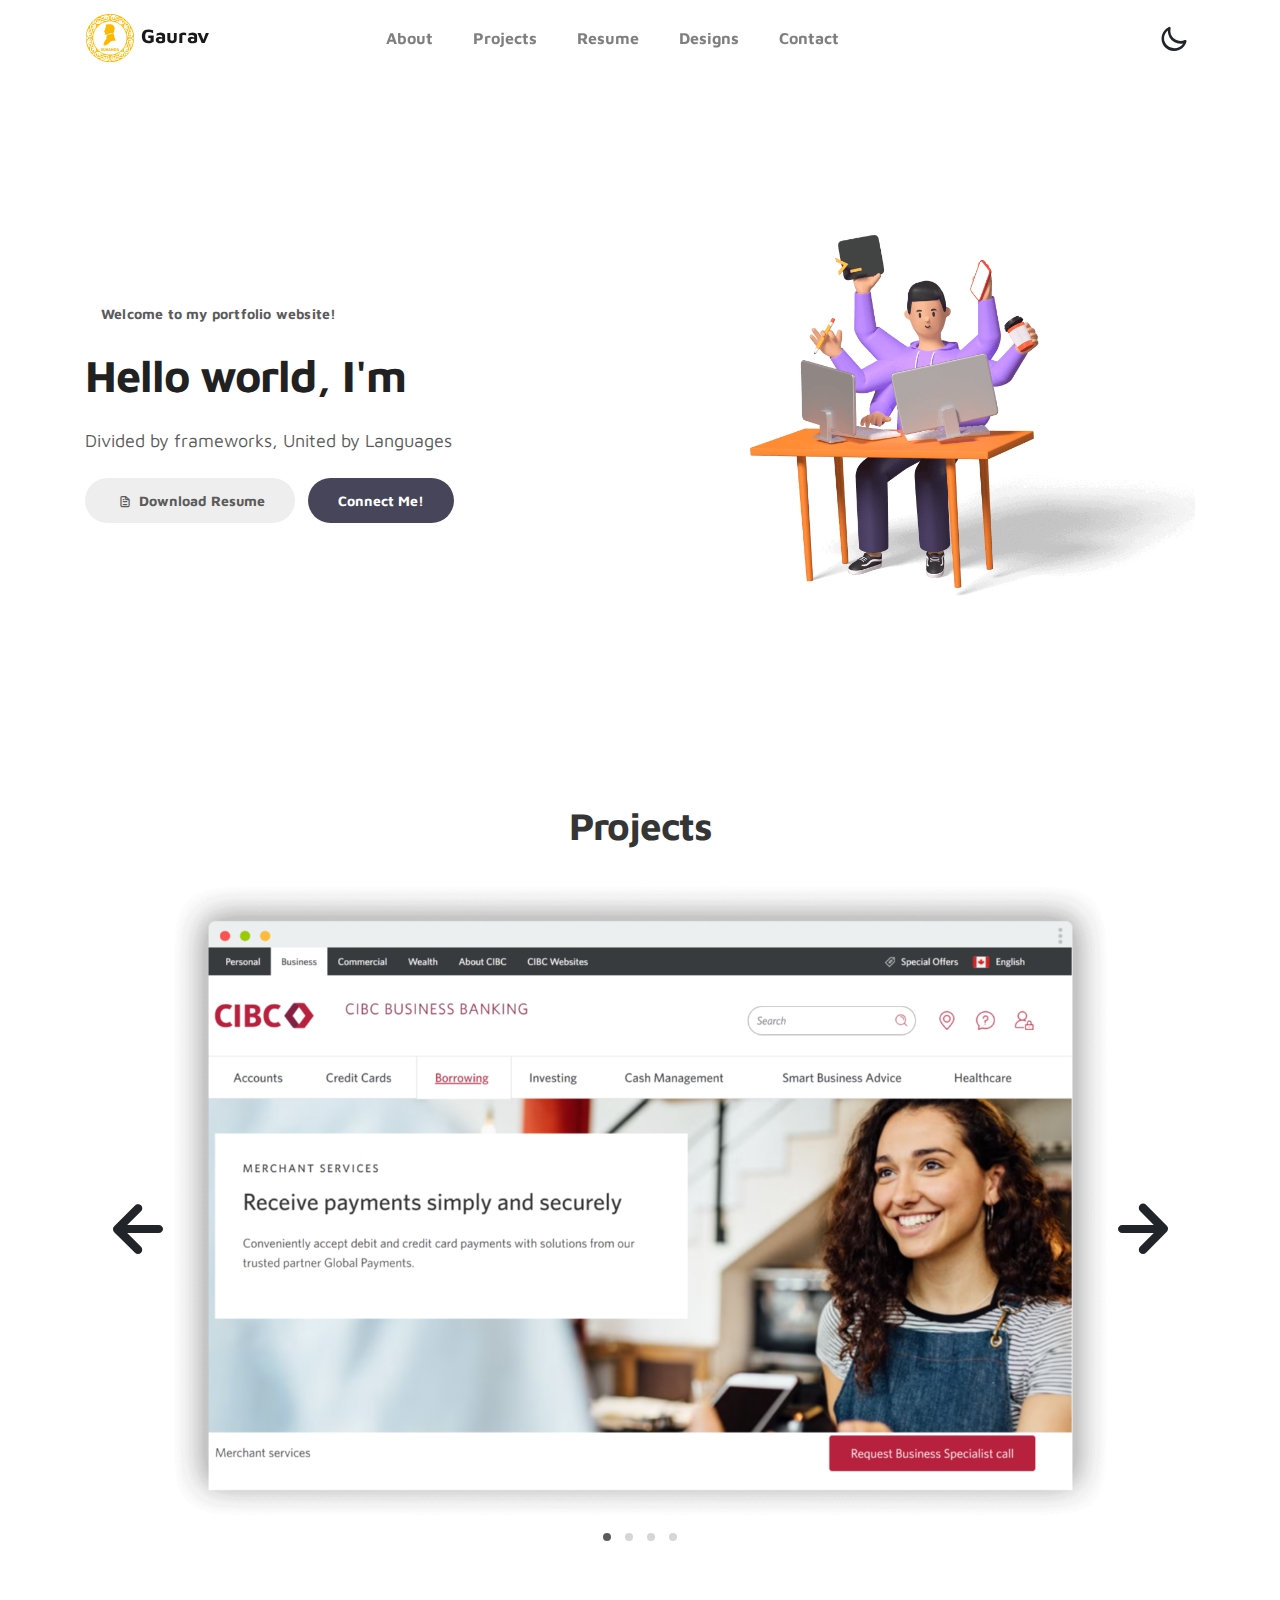
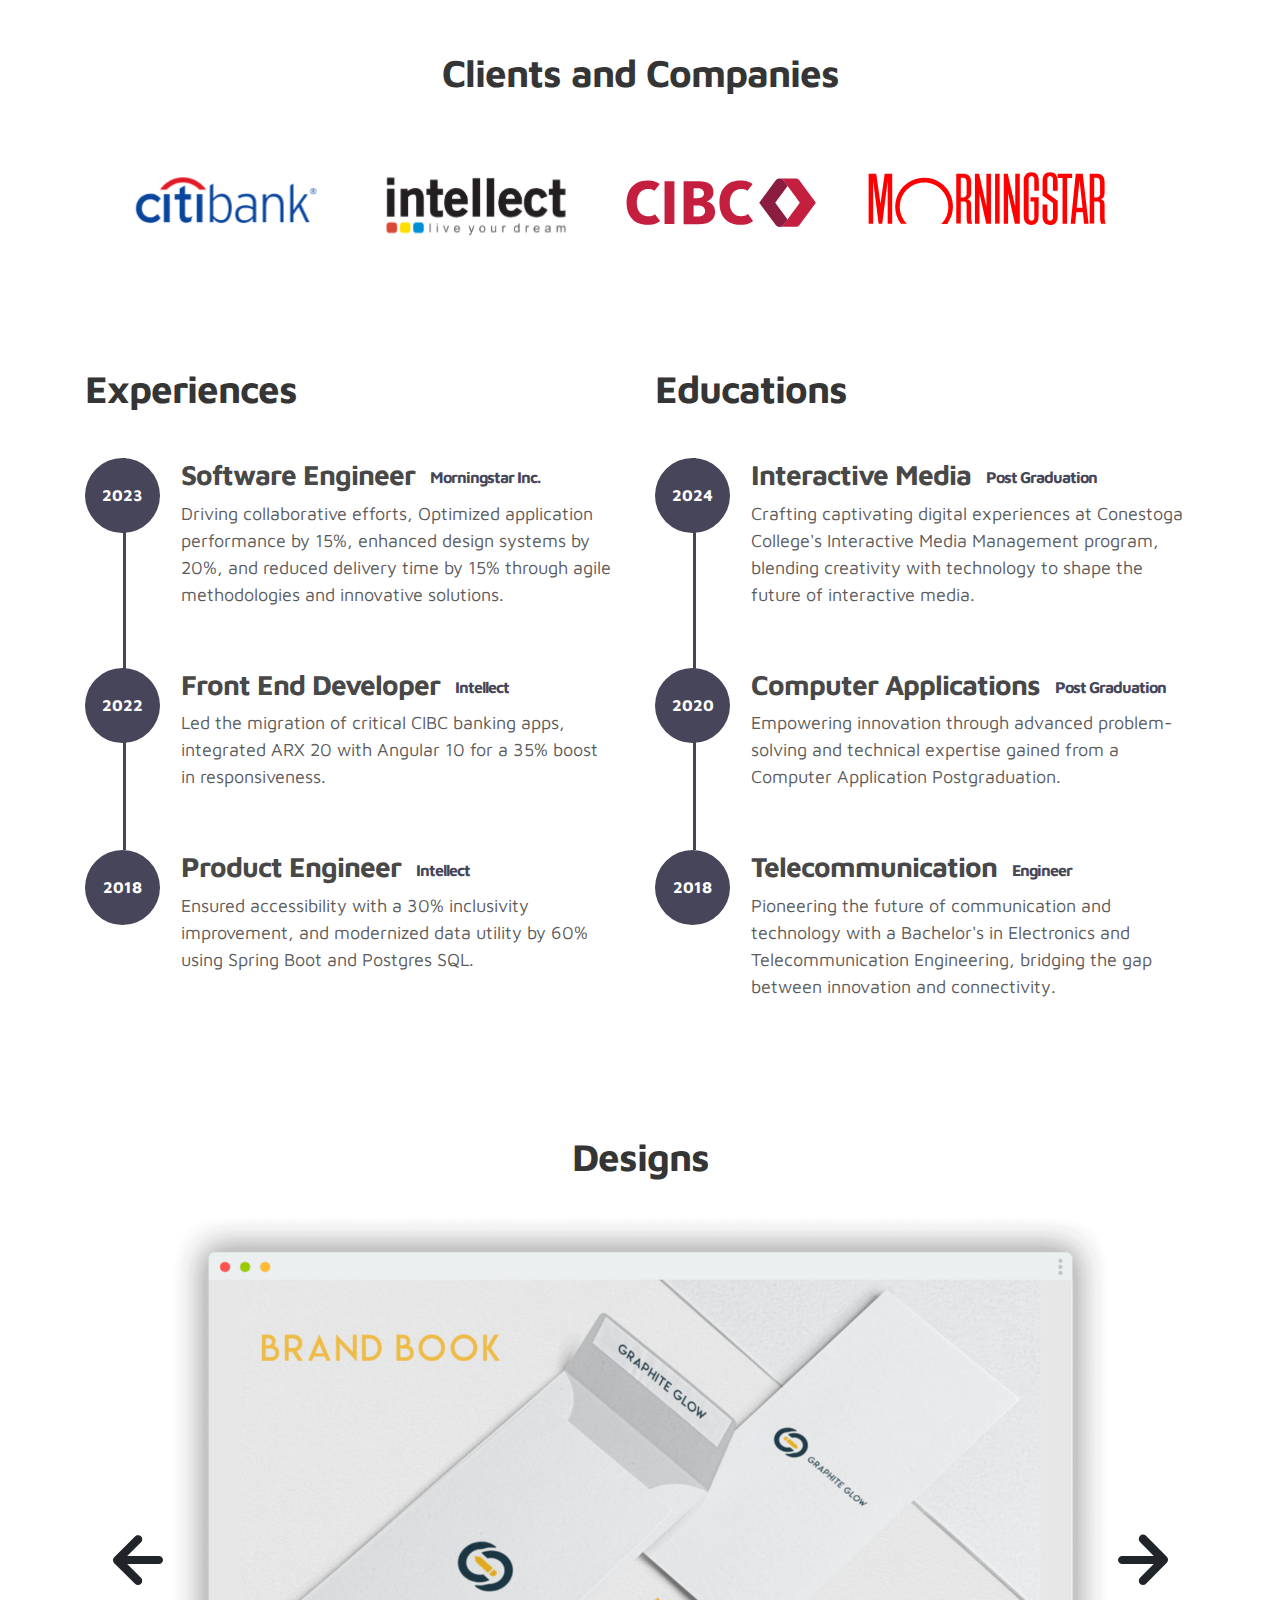
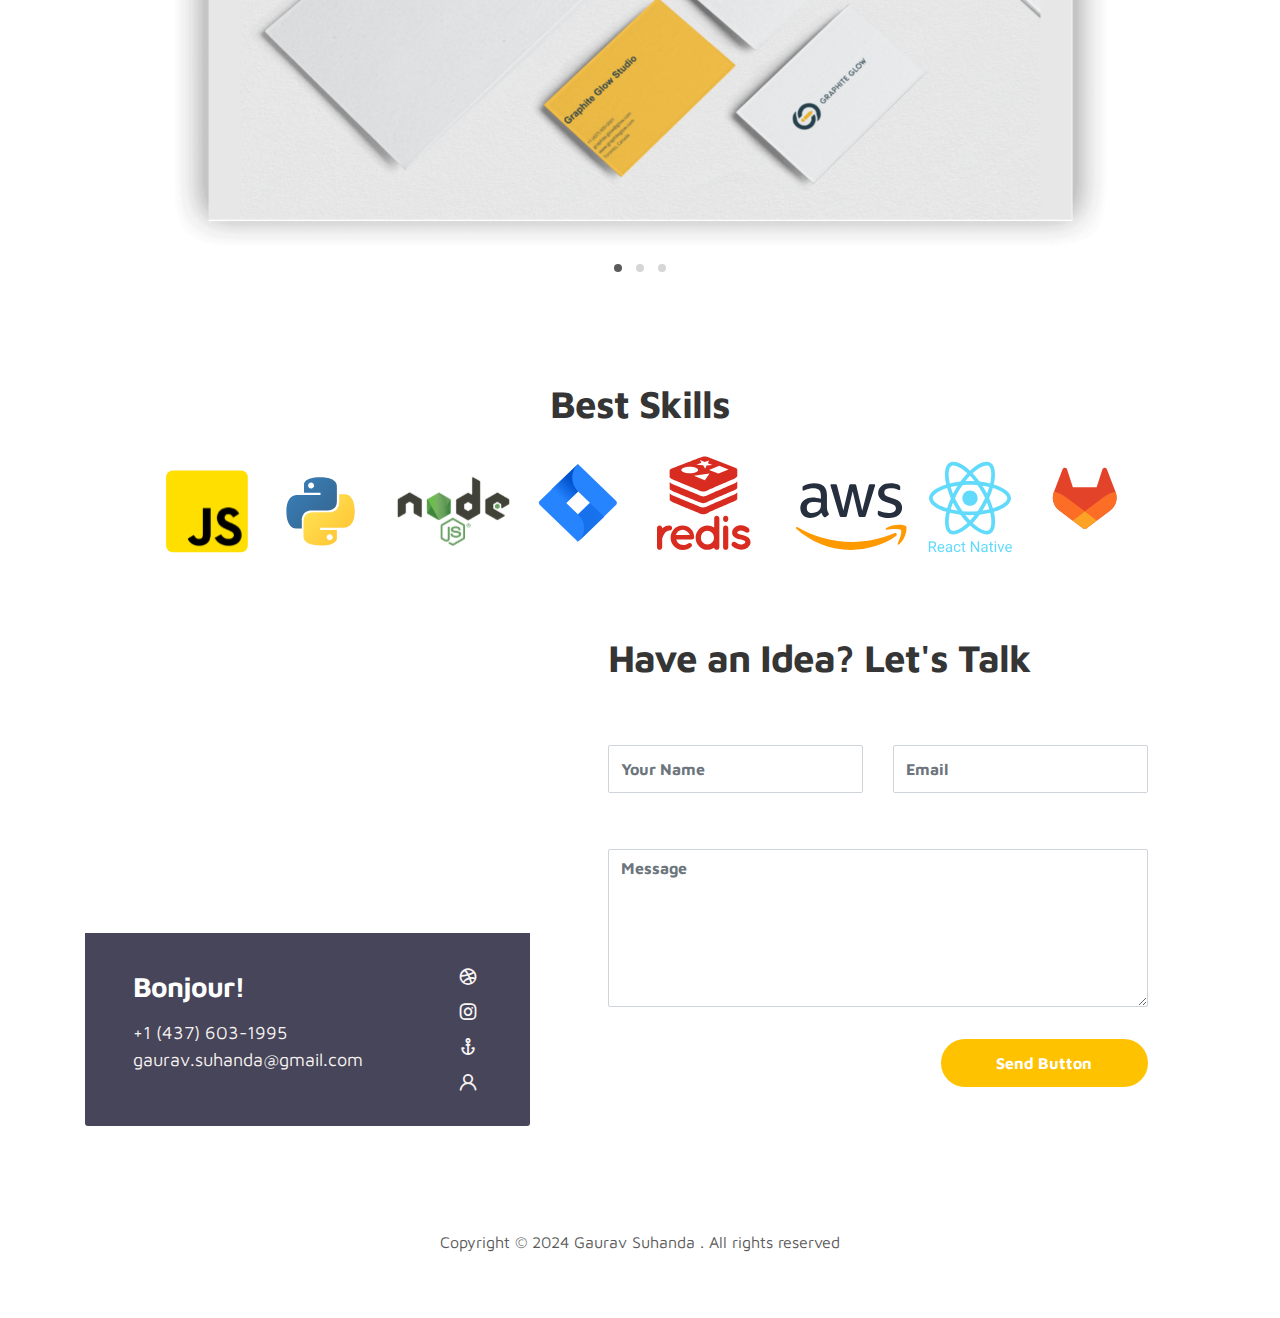
<file: index.html>
<!DOCTYPE html>
<html lang="en">
  <head>
    <meta charset="utf-8" />
    <meta
      name="viewport"
      content="width=device-width, initial-scale=1, shrink-to-fit=no"
    />
    <meta name="author" content="gauravsuhanda" />

    <title>Gaurav Portfolio</title>

    <link rel="stylesheet" href="css/bootstrap.min.css" />
    <link rel="stylesheet" href="css/unicons.css" />
    <link rel="stylesheet" href="css/owl.carousel.min.css" />
    <link rel="stylesheet" href="css/owl.theme.default.min.css" />
    <script src="https://cdn.emailjs.com/dist/email.min.js"></script>

    <!-- FAVICON -->
    <link rel="icon" href="images/project/Gaurs.svg" type="image/x-icon" />

    <!-- MAIN STYLE -->
    <link rel="stylesheet" href="css/style.css" />
    <!-- <script type="text/javascript">
      (function() {
        emailjs.init('WylPwE3s-WVJngTtY');  // Use your Public Key here
      })();
    </script> -->
  </head>

  <body>
    <!-- MENU -->
    <nav class="navbar navbar-expand-sm navbar-light">
      <div class="container">
        <a class="navbar-brand" href="gaurav_portfolio.html"
          ><img src="./images/project/Gaurs.svg" alt="" /> Gaurav</a
        >

        <button
          class="navbar-toggler"
          type="button"
          data-toggle="collapse"
          data-target="#navbarNav"
          aria-controls="navbarNav"
          aria-expanded="false"
          aria-label="Toggle navigation"
        >
          <span class="navbar-toggler-icon"></span>
          <span class="navbar-toggler-icon"></span>
          <span class="navbar-toggler-icon"></span>
        </button>

        <div class="collapse navbar-collapse" id="navbarNav">
          <ul class="navbar-nav mx-auto">
            <li class="nav-item">
              <a href="#about" class="nav-link"
                ><span data-hover="About">About</span></a
              >
            </li>
            <li class="nav-item">
              <a href="#project" class="nav-link"
                ><span data-hover="Projects">Projects</span></a
              >
            </li>
            <li class="nav-item">
              <a href="#resume" class="nav-link"
                ><span data-hover="Resume">Resume</span></a
              >
            </li>
            <li class="nav-item">
              <a href="#designs" class="nav-link"
                ><span data-hover="Designs">Designs</span></a
              >
            </li>
            <li class="nav-item">
              <a href="#contact" class="nav-link"
                ><span data-hover="Contact">Contact</span></a
              >
            </li>
          </ul>

          <ul class="navbar-nav ml-lg-auto">
            <div class="ml-lg-4">
              <div
                class="color-mode d-lg-flex justify-content-center align-items-center"
              >
                <i class="color-mode-icon"></i>
              </div>
            </div>
          </ul>
        </div>
      </div>
    </nav>

    <!-- ABOUT -->
    <section
      class="about full-screen d-lg-flex justify-content-center align-items-center"
      id="about"
    >
      <div class="container">
        <div class="row">
          <div class="col-lg-7 col-md-12 col-12 d-flex align-items-center">
            <div class="about-text">
              <small class="small-text"
                >Welcome to
                <span class="mobile-block">my portfolio website!</span></small
              >
              <h1 class="animated animated-text">
                <span class="mr-2">Hello world, I'm</span>
                <div class="animated-info">
                  <span class="animated-item">Gaurav</span>
                  <span class="animated-item">Developer</span>
                  <span class="animated-item">Designer</span>
                </div>
              </h1>

              <p>Divided by frameworks, United by Languages</p>

              <div class="custom-btn-group mt-4">
                <a
                  href="./assets/DeveloperResume.pdf"
                  class="btn mr-lg-2 custom-btn"
                  ><i class="uil uil-file-alt"></i> Download Resume</a
                >
                <a
                  href="#contact"
                  class="btn custom-btn custom-btn-bg custom-btn-link"
                  >Connect Me!</a
                >
              </div>
            </div>
          </div>

          <div class="col-lg-5 col-md-12 col-12">
            <div class="about-image svg">
              <img
                src="images/undraw/dev-illustrator3d.png"
                class="img-fluid"
                alt="svg image"
              />
            </div>
          </div>
        </div>
      </div>
    </section>

    <!-- PROJECTS -->
    <section class="project py-5" id="project">
      <div class="container">
        <div class="row">
          <div class="col-lg-11 text-center mx-auto col-12">
            <div class="col-lg-8 mx-auto">
              <h2>Projects</h2>
            </div>

            <div class="owl-carousel owl-theme">
              <div class="item">
                <div class="project-info">
                  <img
                    src="images/project/project-image01.png"
                    class="img-fluid"
                    alt="project image"
                  />
                </div>
              </div>

              <div class="item">
                <div class="project-info">
                  <img
                    src="images/project/project-image02.png"
                    class="img-fluid"
                    alt="project image"
                  />
                </div>
              </div>

              <div class="item">
                <div class="project-info">
                  <img
                    src="images/project/project-image03.png"
                    class="img-fluid"
                    alt="project image"
                  />
                </div>
              </div>

              <div class="item">
                <div class="project-info">
                  <img
                    src="images/project/project-image04.png"
                    class="img-fluid"
                    alt="project image"
                  />
                </div>
              </div>
            </div>
          </div>
        </div>
      </div>
    </section>

    <!-- CLIENTS AND COMPANIES -->
    <section class="project" id="project">
      <div class="container">
        <div class="row">
          <div class="col-lg-11 text-center mx-auto col-12">
            <div class="col-lg-8 mx-auto">
              <h2>Clients and Companies</h2>
            </div>

            <div class="owl-carousel owl-theme">
              <div class="item">
                <div class="project-info">
                  <img
                    src="images/project/clients_companies.svg"
                    class="img-fluid"
                    alt="project image"
                  />
                </div>
              </div>
            </div>
          </div>
        </div>
      </div>
    </section>

    <!-- FEATURES -->
    <section
      class="resume py-5 d-lg-flex justify-content-center align-items-center"
      id="resume"
    >
      <div class="container">
        <div class="row">
          <div class="col-lg-6 col-12">
            <h2 class="mb-4">Experiences</h2>

            <div class="timeline">
              <div class="timeline-wrapper">
                <div class="timeline-yr">
                  <span>2023</span>
                </div>
                <div class="timeline-info">
                  <h3>
                    <span>Software Engineer</span
                    ><small>Morningstar Inc.</small>
                  </h3>
                  <p>
                    Driving collaborative efforts, Optimized application
                    performance by 15%, enhanced design systems by 20%, and
                    reduced delivery time by 15% through agile methodologies and
                    innovative solutions.
                  </p>
                </div>
              </div>

              <div class="timeline-wrapper">
                <div class="timeline-yr">
                  <span>2022</span>
                </div>
                <div class="timeline-info">
                  <h3>
                    <span>Front End Developer</span><small>Intellect</small>
                  </h3>
                  <p>
                    Led the migration of critical CIBC banking apps, integrated
                    ARX 20 with Angular 10 for a 35% boost in responsiveness.
                  </p>
                </div>
              </div>

              <div class="timeline-wrapper">
                <div class="timeline-yr">
                  <span>2018</span>
                </div>
                <div class="timeline-info">
                  <h3><span>Product Engineer</span><small>Intellect</small></h3>
                  <p>
                    Ensured accessibility with a 30% inclusivity improvement,
                    and modernized data utility by 60% using Spring Boot and
                    Postgres SQL.
                  </p>
                </div>
              </div>
            </div>
          </div>

          <div class="col-lg-6 col-12">
            <h2 class="mb-4 mobile-mt-2">Educations</h2>

            <div class="timeline">
              <div class="timeline-wrapper">
                <div class="timeline-yr">
                  <span>2024</span>
                </div>
                <div class="timeline-info">
                  <h3>
                    <span>Interactive Media</span><small>Post Graduation</small>
                  </h3>
                  <p>
                    Crafting captivating digital experiences at Conestoga
                    College's Interactive Media Management program, blending
                    creativity with technology to shape the future of
                    interactive media.
                  </p>
                </div>
              </div>

              <div class="timeline-wrapper">
                <div class="timeline-yr">
                  <span>2020</span>
                </div>
                <div class="timeline-info">
                  <h3>
                    <span>Computer Applications</span
                    ><small>Post Graduation</small>
                  </h3>
                  <p>
                    Empowering innovation through advanced problem-solving and
                    technical expertise gained from a Computer Application
                    Postgraduation.
                  </p>
                </div>
              </div>

              <div class="timeline-wrapper">
                <div class="timeline-yr">
                  <span>2018</span>
                </div>
                <div class="timeline-info">
                  <h3><span>Telecommunication</span><small>Engineer</small></h3>
                  <p>
                    Pioneering the future of communication and technology with a
                    Bachelor's in Electronics and Telecommunication Engineering,
                    bridging the gap between innovation and connectivity.
                  </p>
                </div>
              </div>
            </div>
          </div>
        </div>
      </div>
    </section>

    <!-- DESIGNS -->
    <section class="project py-5" id="designs">
      <div class="container">
        <div class="row">
          <div class="col-lg-11 text-center mx-auto col-12">
            <div class="col-lg-8 mx-auto">
              <h2>Designs</h2>
            </div>

            <div class="owl-carousel owl-theme">
              <div class="item">
                <div class="designs-info">
                  <img
                    src="images/designs/design-image01.png"
                    class="img-fluid"
                    alt="designs image"
                  />
                </div>
              </div>

              <div class="item">
                <div class="designs-info">
                  <img
                    src="images/designs/design-image02.png"
                    class="img-fluid"
                    alt="designs image"
                  />
                </div>
              </div>

              <div class="item">
                <div class="designs-info">
                  <img
                    src="images/designs/design-image03.png"
                    class="img-fluid"
                    alt="designs image"
                  />
                </div>
              </div>
            </div>
          </div>
        </div>
      </div>
    </section>

    <!-- SKILLS -->
    <section class="project" id="project">
      <div class="container">
        <div class="row">
          <div class="col-lg-11 text-center mx-auto col-12">
            <div class="col-lg-8 mx-auto">
              <h2>Best Skills</h2>
            </div>

            <div class="owl-carousel owl-theme">
              <div class="item">
                <div class="project-info">
                  <img
                    src="images/project/top-skills.svg"
                    class="img-fluid"
                    alt="project image"
                  />
                </div>
              </div>
            </div>
          </div>
        </div>
      </div>
    </section>

    <!-- CONTACT -->
    <section class="contact py-5" id="contact">
      <div class="container">
        <div class="row">
          <div class="col-lg-5 mr-lg-5 col-12">
            <div class="google-map w-100">
              <!-- <iframe src="https://www.google.com/maps/embed?pb=!1m18!1m12!1m3!1d12088.558402180099!2d-73.99373482142036!3d40.75895421922642!2m3!1f0!2f0!3f0!3m2!1i1024!2i768!4f13.1!3m3!1m2!1s0x89c25855b8fb3083%3A0xa0f9aef176042a5c!2sTheater+District%2C+New+York%2C+NY%2C+USA!5e0!3m2!1sen!2smm!4v1549875377188" width="400" height="300" frameborder="0" style="border:0" allowfullscreen></iframe> -->
              <iframe
                src="https://www.google.com/maps/embed?pb=!1m18!1m12!1m3!1d115013.79957997542!2d-79.38393412728723!3d43.65348152412854!2m3!1f0!2f0!3f0!3m2!1i1024!2i768!4f13.1!3m3!1m2!1s0x882b34d617b4b4e3%3A0x0!2zNDPCsDM5JzA5LjkiTiA3OcKwMjMnMTMuNCJX!5e0!3m2!1sen!2sca!4v1691234721829"
                width="400"
                height="300"
                frameborder="0"
                style="border: 0"
                allowfullscreen
              ></iframe>
            </div>

            <div
              class="contact-info d-flex justify-content-between align-items-center py-4 px-lg-5"
            >
              <div class="contact-info-item">
                <h3 class="mb-3 text-white">Bonjour!</h3>
                <p class="footer-text mb-0">+1 (437) 603-1995</p>
                <p>
                  <a href="mailto:hello@company.co">gaurav.suhanda@gmail.com</a>
                </p>
              </div>

              <ul class="social-links">
                <li>
                  <a
                    href="https://dribbble.com/gaurav_suhanda"
                    class="uil uil-dribbble"
                    data-toggle="tooltip"
                    data-placement="left"
                    title="Dribbble"
                  ></a>
                </li>
                <li>
                  <a
                    href="https://www.instagram.com/purenonvegan/"
                    class="uil uil-instagram"
                    data-toggle="tooltip"
                    data-placement="left"
                    title="Instagram"
                  ></a>
                </li>
                <li>
                  <a
                    href="https://www.linkedin.com/in/gauravsuhanda/"
                    class="uil uil-anchor"
                    data-toggle="tooltip"
                    data-placement="left"
                    title="Behance"
                  ></a>
                </li>
                <li>
                  <a
                    href="https://www.linkedin.com/in/gauravsuhanda/"
                    class="uil uil-user"
                    data-toggle="tooltip"
                    data-placement="left"
                    title="LinkedIn"
                  ></a>
                </li>
              </ul>
            </div>
          </div>

          <div class="col-lg-6 col-12">
            <div class="contact-form">
              <h2 class="mb-4">Have an Idea? Let's Talk</h2>

              <form action="" method="get">
                <div class="row">
                  <div class="col-lg-6 col-12">
                    <label for="name"></label>
                    <input
                      type="text"
                      class="form-control"
                      name="name"
                      placeholder="Your Name"
                      id="name"
                    />
                  </div>

                  <div class="col-lg-6 col-12">
                    <label for="email"></label>
                    <input
                      type="email"
                      class="form-control"
                      name="email"
                      placeholder="Email"
                      id="email"
                    />
                  </div>

                  <div class="col-12">
                    <label for="message"></label>
                    <textarea
                      name="message"
                      rows="6"
                      class="form-control"
                      id="message"  
                      placeholder="Message"
                    ></textarea>
                  </div>

                  <div class="ml-lg-auto col-lg-5 col-12">
                    <input
                      type="submit"
                      class="form-control submit-btn"
                      value="Send Button"
                    />
                  </div>
                </div>
              </form>
            </div>
          </div>
        </div>
      </div>
    </section>

    <!-- FOOTER -->
    <footer class="footer py-5">
      <div class="container">
        <div class="row">
          <div class="col-lg-12 col-12">
            <p class="copyright-text text-center">
              Copyright &copy; 2024 Gaurav Suhanda . All rights reserved
            </p>
          </div>
        </div>
      </div>
    </footer>

    <!-- SOURCING -->
    <script src="js/jquery-3.3.1.min.js"></script>
    <script src="js/popper.min.js"></script>
    <script src="js/bootstrap.min.js"></script>
    <script src="js/Headroom.js"></script>
    <script src="js/jQuery.headroom.js"></script>
    <script src="js/owl.carousel.min.js"></script>
    <script src="js/smoothscroll.js"></script>
    <script src="js/script.js"></script>
  </body>
</html>
</file>
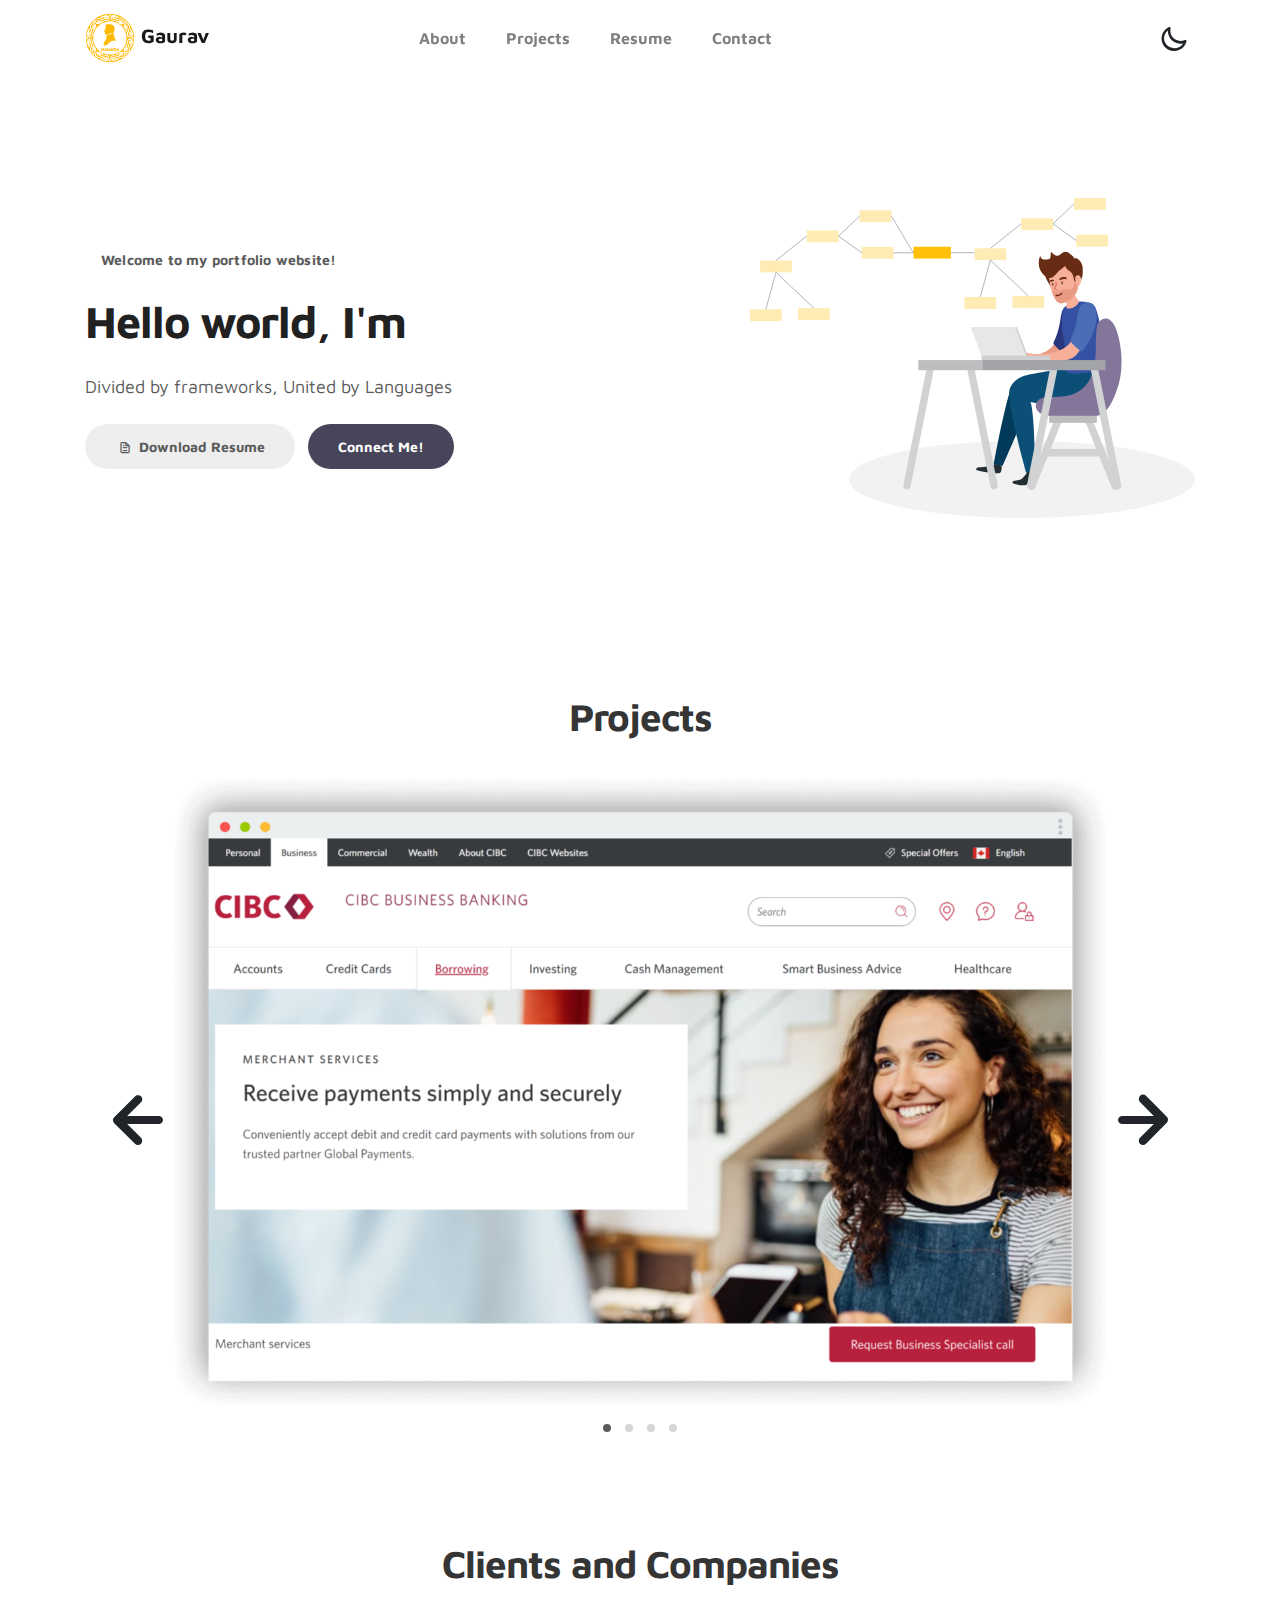
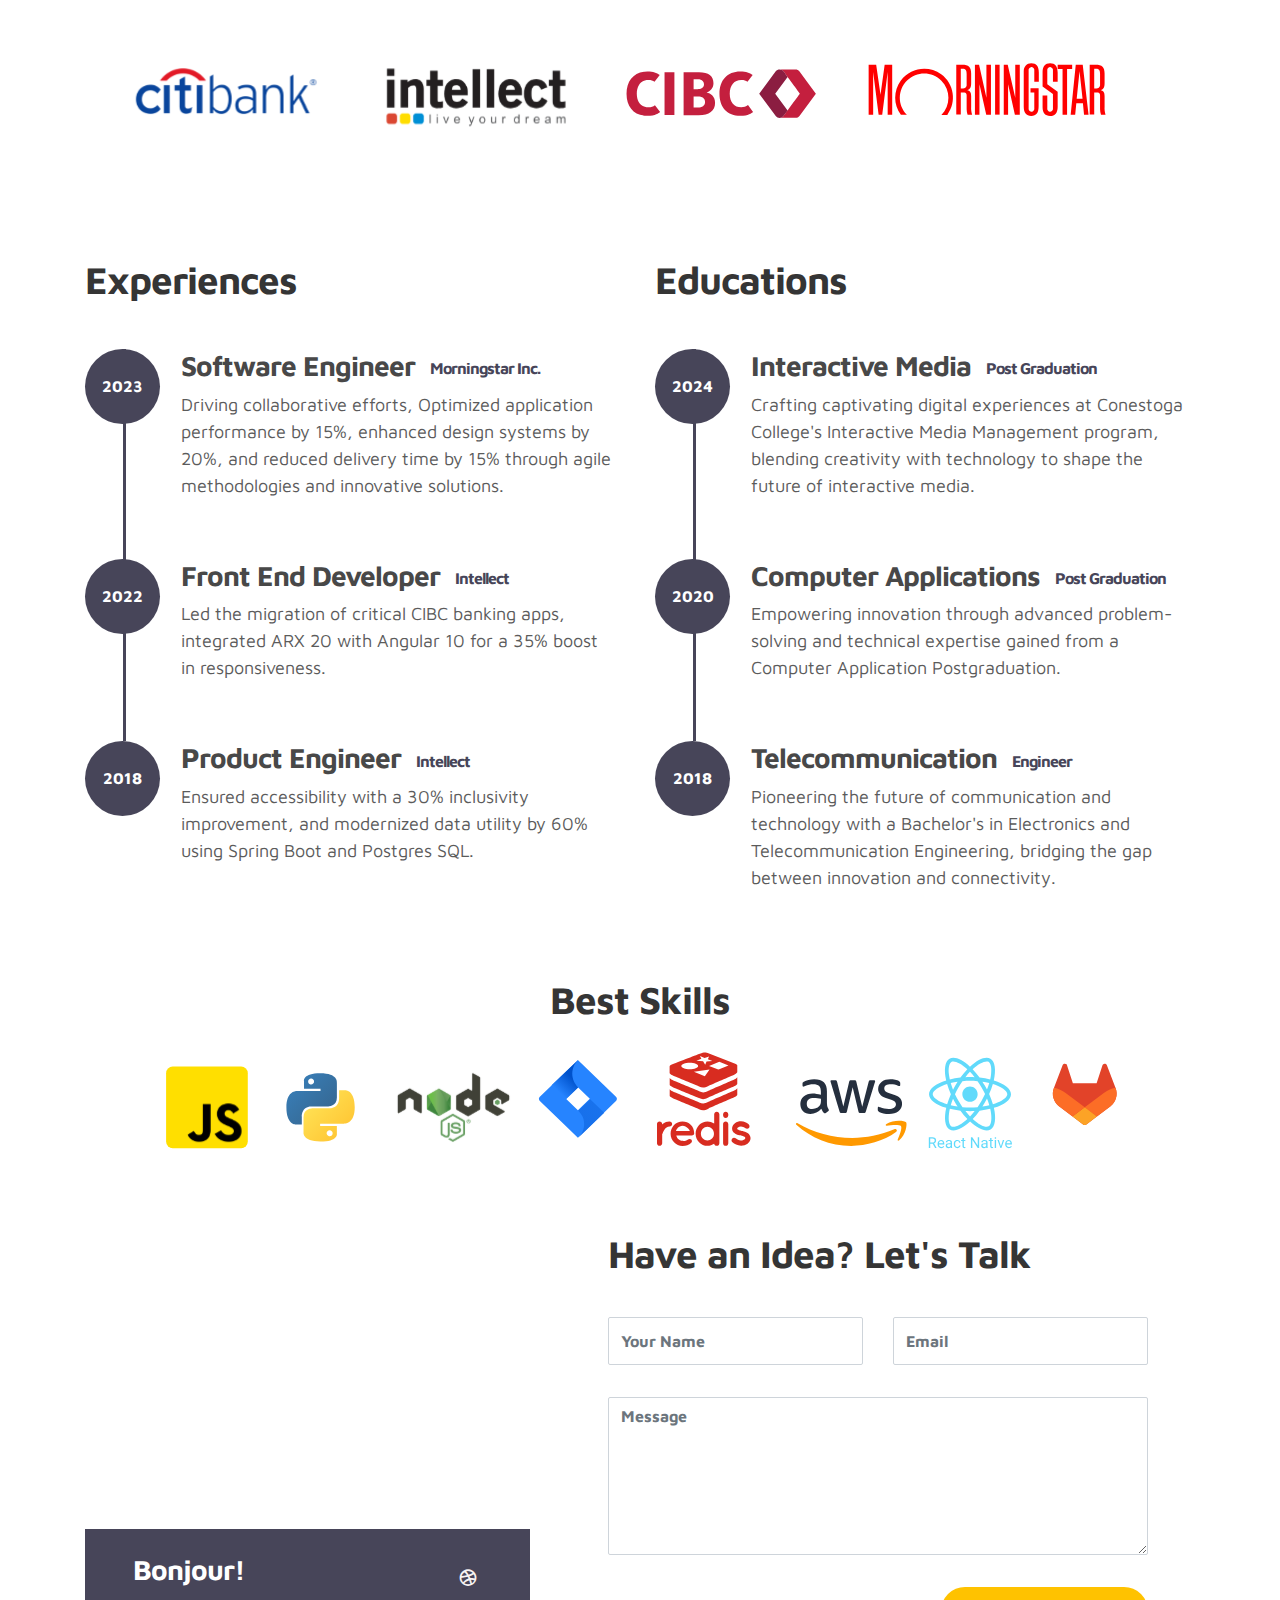
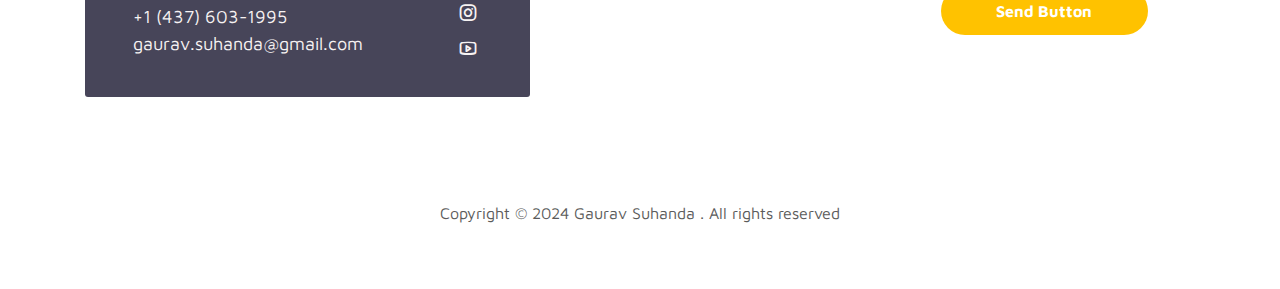
<file: gaurav_portfolio.html>
<!DOCTYPE html>
<html lang="en">

<head>
  <meta charset="utf-8" />
  <meta name="viewport" content="width=device-width, initial-scale=1, shrink-to-fit=no" />
  <meta name="author" content="gauravsuhanda" />  

  <title>Gaurav Portfolio</title>

  <link rel="stylesheet" href="css/bootstrap.min.css" />
  <link rel="stylesheet" href="css/unicons.css" />
  <link rel="stylesheet" href="css/owl.carousel.min.css" />
  <link rel="stylesheet" href="css/owl.theme.default.min.css" />

  <!-- FAVICON -->
  <link rel="icon" href="images/project/Gaurs.svg" type="image/x-icon" />

  <!-- MAIN STYLE -->
  <link rel="stylesheet" href="css/style.css" />
</head>

<body>
  <!-- MENU -->
  <nav class="navbar navbar-expand-sm navbar-light">
    <div class="container">
      <a class="navbar-brand" href="gaurav_portfolio.html"><img src="./images/project/Gaurs.svg" alt="" /> Gaurav</a>

      <button class="navbar-toggler" type="button" data-toggle="collapse" data-target="#navbarNav"
        aria-controls="navbarNav" aria-expanded="false" aria-label="Toggle navigation">
        <span class="navbar-toggler-icon"></span>
        <span class="navbar-toggler-icon"></span>
        <span class="navbar-toggler-icon"></span>
      </button>

      <div class="collapse navbar-collapse" id="navbarNav">
        <ul class="navbar-nav mx-auto">
          <li class="nav-item">
            <a href="#about" class="nav-link"><span data-hover="About">About</span></a>
          </li>
          <li class="nav-item">
            <a href="#project" class="nav-link"><span data-hover="Projects">Projects</span></a>
          </li>
          <li class="nav-item">
            <a href="#resume" class="nav-link"><span data-hover="Resume">Resume</span></a>
          </li>
          <li class="nav-item">
            <a href="#contact" class="nav-link"><span data-hover="Contact">Contact</span></a>
          </li>
        </ul>

        <ul class="navbar-nav ml-lg-auto">
          <div class="ml-lg-4">
            <div class="color-mode d-lg-flex justify-content-center align-items-center">
              <i class="color-mode-icon"></i>
            </div>
          </div>
        </ul>
      </div>
    </div>
  </nav>

  <!-- ABOUT -->
  <section class="about full-screen d-lg-flex justify-content-center align-items-center" id="about">
    <div class="container">
      <div class="row">
        <div class="col-lg-7 col-md-12 col-12 d-flex align-items-center">
          <div class="about-text">
            <small class="small-text">Welcome to
              <span class="mobile-block">my portfolio website!</span></small>
            <h1 class="animated animated-text">
              <span class="mr-2">Hello world, I'm</span>
              <div class="animated-info">
                <span class="animated-item">Gaurav</span>
                <span class="animated-item">Developer</span>
                <span class="animated-item">Designer</span>
              </div>
            </h1>

            <p>Divided by frameworks, United by Languages</p>

            <div class="custom-btn-group mt-4">
              <a href="./assets/Developer Resume.pdf" class="btn mr-lg-2 custom-btn"><i class="uil uil-file-alt"></i> Download Resume</a>
              <a href="#contact" class="btn custom-btn custom-btn-bg custom-btn-link">Connect Me!</a>
            </div>
          </div>
        </div>

        <div class="col-lg-5 col-md-12 col-12">
          <div class="about-image svg">
            <img src="images/undraw/dev-illustrator.svg" class="img-fluid" alt="svg image" />
          </div>
        </div>
      </div>
    </div>
  </section>

  <!-- PROJECTS -->
  <section class="project py-5" id="project">
    <div class="container">
      <div class="row">
        <div class="col-lg-11 text-center mx-auto col-12">
          <div class="col-lg-8 mx-auto">
            <h2>Projects</h2>
          </div>

          <div class="owl-carousel owl-theme">
            <div class="item">
              <div class="project-info">
                <img src="images/project/project-image01.png" class="img-fluid" alt="project image" />
              </div>
            </div>

            <div class="item">
              <div class="project-info">
                <img src="images/project/project-image02.png" class="img-fluid" alt="project image" />
              </div>
            </div>

            <div class="item">
              <div class="project-info">
                <img src="images/project/project-image03.png" class="img-fluid" alt="project image" />
              </div>
            </div>

            <div class="item">
              <div class="project-info">
                <img src="images/project/project-image04.png" class="img-fluid" alt="project image" />
              </div>
            </div>
          </div>
        </div>
      </div>
    </div>
  </section>

  <!-- CLIENTS AND COMPANIES -->
  <section class="project" id="project">
    <div class="container">
      <div class="row">
        <div class="col-lg-11 text-center mx-auto col-12">
          <div class="col-lg-8 mx-auto">
            <h2>Clients and Companies</h2>
          </div>

          <div class="owl-carousel owl-theme">
            <div class="item">
              <div class="project-info">
                <img src="images/project/clients_companies.svg" class="img-fluid" alt="project image" />
              </div>
            </div>
          </div>
        </div>
      </div>
    </div>
  </section>

  <!-- FEATURES -->
  <section class="resume py-5 d-lg-flex justify-content-center align-items-center" id="resume">
    <div class="container">
      <div class="row">
        <div class="col-lg-6 col-12">
          <h2 class="mb-4">Experiences</h2>

          <div class="timeline">
            <div class="timeline-wrapper">
              <div class="timeline-yr">
                <span>2023</span>
              </div>
              <div class="timeline-info">
                <h3>
                  <span>Software Engineer</span><small>Morningstar Inc.</small>
                </h3>
                <p>
                  Driving collaborative efforts, Optimized application performance by 15%, enhanced design systems by 20%, and reduced delivery time by 15% through agile methodologies and innovative solutions.
                </p>
              </div>
            </div>

            <div class="timeline-wrapper">
              <div class="timeline-yr">
                <span>2022</span>
              </div>
              <div class="timeline-info">
                <h3>
                  <span>Front End Developer</span><small>Intellect</small>
                </h3>
                <p>
                  Led the migration of critical CIBC banking apps, integrated ARX 20 with Angular 10 for a 35% boost in responsiveness.
                </p>
              </div>
            </div>

            <div class="timeline-wrapper">
              <div class="timeline-yr">
                <span>2018</span>
              </div>
              <div class="timeline-info">
                <h3><span>Product Engineer</span><small>Intellect</small></h3>
                <p>
                  Ensured accessibility with a 30% inclusivity improvement, and modernized data utility by 60% using Spring Boot and Postgres SQL.
                </p>
              </div>
            </div>
          </div>
        </div>

        <div class="col-lg-6 col-12">
          <h2 class="mb-4 mobile-mt-2">Educations</h2>

          <div class="timeline">
            <div class="timeline-wrapper">
              <div class="timeline-yr">
                <span>2024</span>
              </div>
              <div class="timeline-info">
                <h3>
                  <span>Interactive Media</span><small>Post Graduation</small>
                </h3>
                <p>
                  Crafting captivating digital experiences at Conestoga College's Interactive Media Management program, blending creativity with technology to shape the future of interactive media.
                </p>
              </div>
            </div>

            <div class="timeline-wrapper">
              <div class="timeline-yr">
                <span>2020</span>
              </div>
              <div class="timeline-info">
                <h3>
                  <span>Computer Applications</span><small>Post Graduation</small>
                </h3>
                <p>
                  Empowering innovation through advanced problem-solving and technical expertise gained from a Computer Application Postgraduation.
                </p>
              </div>
            </div>

            <div class="timeline-wrapper">
              <div class="timeline-yr">
                <span>2018</span>
              </div>
              <div class="timeline-info">
                <h3><span>Telecommunication</span><small>Engineer</small></h3>
                <p>
                  Pioneering the future of communication and technology with a Bachelor's in Electronics and Telecommunication Engineering, bridging the gap between innovation and connectivity.
                </p>
              </div>
            </div>
          </div>
        </div>
      </div>
    </div>
  </section>

  <!-- SKILLS -->
  <section class="project" id="project">
    <div class="container">
      <div class="row">
        <div class="col-lg-11 text-center mx-auto col-12">
          <div class="col-lg-8 mx-auto">
            <h2>Best Skills</h2>
          </div>

          <div class="owl-carousel owl-theme">
            <div class="item">
              <div class="project-info">
                <img src="images/project/top-skills.svg" class="img-fluid" alt="project image" />
              </div>
            </div>
          </div>
        </div>
      </div>
    </div>
  </section>

  <!-- CONTACT -->
  <section class="contact py-5" id="contact">
    <div class="container">
      <div class="row">
        <div class="col-lg-5 mr-lg-5 col-12">
          <div class="google-map w-100">
            <!-- <iframe src="https://www.google.com/maps/embed?pb=!1m18!1m12!1m3!1d12088.558402180099!2d-73.99373482142036!3d40.75895421922642!2m3!1f0!2f0!3f0!3m2!1i1024!2i768!4f13.1!3m3!1m2!1s0x89c25855b8fb3083%3A0xa0f9aef176042a5c!2sTheater+District%2C+New+York%2C+NY%2C+USA!5e0!3m2!1sen!2smm!4v1549875377188" width="400" height="300" frameborder="0" style="border:0" allowfullscreen></iframe> -->
            <iframe
              src="https://www.google.com/maps/embed/v1/place?key=AIzaSyBZsFIv1tUCNID1M_CG84lfSg6FngZakPE&q=Conestoga+College+Milton+Campus"
              width="400" height="300" frameborder="0" style="border: 0" allowfullscreen></iframe>
          </div>

          <div class="contact-info d-flex justify-content-between align-items-center py-4 px-lg-5">
            <div class="contact-info-item">
              <h3 class="mb-3 text-white">Bonjour!</h3>
              <p class="footer-text mb-0">+1 (437) 603-1995</p>
              <p>
                <a href="mailto:hello@company.co">gaurav.suhanda@gmail.com</a>
              </p>
            </div>

            <ul class="social-links">
              <li>
                <a href="#" class="uil uil-dribbble" data-toggle="tooltip" data-placement="left" title="Dribbble"></a>
              </li>
              <li>
                <a href="#" class="uil uil-instagram" data-toggle="tooltip" data-placement="left" title="Instagram"></a>
              </li>
              <li>
                <a href="#" class="uil uil-youtube" data-toggle="tooltip" data-placement="left" title="Youtube"></a>
              </li>
            </ul>
          </div>
        </div>

        <div class="col-lg-6 col-12">
          <div class="contact-form">
            <h2 class="mb-4">Have an Idea? Let's Talk</h2>

            <form action="" method="get">
              <div class="row">
                <div class="col-lg-6 col-12">
                  <input type="text" class="form-control" name="name" placeholder="Your Name" id="name" />
                </div>

                <div class="col-lg-6 col-12">
                  <input type="email" class="form-control" name="email" placeholder="Email" id="email" />
                </div>

                <div class="col-12">
                  <textarea name="message" rows="6" class="form-control" id="message" placeholder="Message"></textarea>
                </div>

                <div class="ml-lg-auto col-lg-5 col-12">
                  <input type="submit" class="form-control submit-btn" value="Send Button" />
                </div>
              </div>
            </form>
          </div>
        </div>
      </div>
    </div>
  </section>

  <!-- FOOTER -->
  <footer class="footer py-5">
    <div class="container">
      <div class="row">
        <div class="col-lg-12 col-12">
          <p class="copyright-text text-center">
            Copyright &copy; 2024 Gaurav Suhanda . All rights reserved
          </p>
        </div>
      </div>
    </div>
  </footer>

  <!-- SOURCING -->
  <script src="js/jquery-3.3.1.min.js"></script>
  <script src="js/popper.min.js"></script>
  <script src="js/bootstrap.min.js"></script>
  <script src="js/Headroom.js"></script>
  <script src="js/jQuery.headroom.js"></script>
  <script src="js/owl.carousel.min.js"></script>
  <script src="js/smoothscroll.js"></script>
  <script src="js/script.js"></script>
</body>

</html>
</file>
<file: css/unicons.css>
@font-face {
  font-family: 'unicons';
  src: url('../font/unicons.eot?42479262');
  src: url('../font/unicons.eot?42479262#iefix') format('embedded-opentype'),
       url('../font/unicons.woff2?42479262') format('woff2'),
       url('../font/unicons.woff?42479262') format('woff'),
       url('../font/unicons.ttf?42479262') format('truetype'),
       url('../font/unicons.svg?42479262#unicons') format('svg');
  font-weight: normal;
  font-style: normal;
}
/* Chrome hack: SVG is rendered more smooth in Windozze. 100% magic, uncomment if you need it. */
/* Note, that will break hinting! In other OS-es font will be not as sharp as it could be */

/* @media screen and (-webkit-min-device-pixel-ratio:0) {
  @font-face {
    font-family: 'unicons';
    src: url('../font/unicons.svg?42479262#unicons') format('svg');
  }
} */

 
 [class^="uil-"]:before, [class*=" uil-"]:before {
  font-family: "unicons";
  font-style: normal;
  font-weight: normal;
  speak: none;
 
  display: inline-block;
  text-decoration: inherit;
  width: 1em;
  margin-right: .2em;
  text-align: center;
  /* opacity: .8; */
 
  /* For safety - reset parent styles, that can break glyph codes*/
  font-variant: normal;
  text-transform: none;
 
  /* fix buttons height, for twitter bootstrap */
  line-height: 1em;
 
  /* Animation center compensation - margins should be symmetric */
  /* remove if not needed */
  margin-left: .2em;
 
  /* you can be more comfortable with increased icons size */
  /* font-size: 120%; */
 
  /* Font smoothing. That was taken from TWBS */
  -webkit-font-smoothing: antialiased;
  -moz-osx-font-smoothing: grayscale;
 
  /* Uncomment for 3D effect */
  /* text-shadow: 1px 1px 1px rgba(127, 127, 127, 0.3); */
}
 
.uil-abacus:before { content: '\e800'; } /* '' */
.uil-accessible-icon-alt:before { content: '\e801'; } /* '' */
.uil-adjust-alt:before { content: '\e802'; } /* '' */
.uil-adjust-circle:before { content: '\e803'; } /* '' */
.uil-adjust-half:before { content: '\e804'; } /* '' */
.uil-adjust:before { content: '\e805'; } /* '' */
.uil-airplay:before { content: '\e806'; } /* '' */
.uil-align-alt:before { content: '\e807'; } /* '' */
.uil-align-center-alt:before { content: '\e808'; } /* '' */
.uil-align-center-h:before { content: '\e809'; } /* '' */
.uil-align-center-justify:before { content: '\e80a'; } /* '' */
.uil-align-center-v:before { content: '\e80b'; } /* '' */
.uil-align-center:before { content: '\e80c'; } /* '' */
.uil-align-justify:before { content: '\e80d'; } /* '' */
.uil-align-left-justify:before { content: '\e80e'; } /* '' */
.uil-align-left:before { content: '\e80f'; } /* '' */
.uil-align-letter-right:before { content: '\e810'; } /* '' */
.uil-align-right-justify:before { content: '\e811'; } /* '' */
.uil-align-right:before { content: '\e812'; } /* '' */
.uil-align:before { content: '\e813'; } /* '' */
.uil-ambulance:before { content: '\e814'; } /* '' */
.uil-analysis:before { content: '\e815'; } /* '' */
.uil-analytics:before { content: '\e816'; } /* '' */
.uil-anchor:before { content: '\e817'; } /* '' */
.uil-android-phone-slash:before { content: '\e818'; } /* '' */
.uil-angle-double-down:before { content: '\e819'; } /* '' */
.uil-angle-double-left:before { content: '\e81a'; } /* '' */
.uil-angle-double-right:before { content: '\e81b'; } /* '' */
.uil-angle-double-up:before { content: '\e81c'; } /* '' */
.uil-angle-down:before { content: '\e81d'; } /* '' */
.uil-angle-left:before { content: '\e81e'; } /* '' */
.uil-angle-right-b:before { content: '\e81f'; } /* '' */
.uil-angle-right:before { content: '\e820'; } /* '' */
.uil-angle-up:before { content: '\e821'; } /* '' */
.uil-annoyed-alt:before { content: '\e822'; } /* '' */
.uil-annoyed:before { content: '\e823'; } /* '' */
.uil-apps:before { content: '\e824'; } /* '' */
.uil-archive-alt:before { content: '\e825'; } /* '' */
.uil-archive:before { content: '\e826'; } /* '' */
.uil-arrow-break:before { content: '\e827'; } /* '' */
.uil-arrow-circle-down:before { content: '\e828'; } /* '' */
.uil-arrow-circle-left:before { content: '\e829'; } /* '' */
.uil-arrow-circle-right:before { content: '\e82a'; } /* '' */
.uil-arrow-circle-up:before { content: '\e82b'; } /* '' */
.uil-arrow-compress-h:before { content: '\e82c'; } /* '' */
.uil-arrow-down-left:before { content: '\e82d'; } /* '' */
.uil-arrow-down-right:before { content: '\e82e'; } /* '' */
.uil-arrow-down:before { content: '\e82f'; } /* '' */
.uil-arrow-from-right:before { content: '\e830'; } /* '' */
.uil-arrow-from-top:before { content: '\e831'; } /* '' */
.uil-arrow-growth:before { content: '\e832'; } /* '' */
.uil-arrow-left:before { content: '\e833'; } /* '' */
.uil-arrow-random:before { content: '\e834'; } /* '' */
.uil-arrow-resize-diagonal:before { content: '\e835'; } /* '' */
.uil-arrow-right:before { content: '\e836'; } /* '' */
.uil-arrow-to-bottom:before { content: '\e837'; } /* '' */
.uil-arrow-to-right:before { content: '\e838'; } /* '' */
.uil-arrow-up-left:before { content: '\e839'; } /* '' */
.uil-arrow-up-right:before { content: '\e83a'; } /* '' */
.uil-arrow-up:before { content: '\e83b'; } /* '' */
.uil-arrows-h-alt:before { content: '\e83c'; } /* '' */
.uil-arrows-h:before { content: '\e83d'; } /* '' */
.uil-arrows-left-down:before { content: '\e83e'; } /* '' */
.uil-arrows-maximize:before { content: '\e83f'; } /* '' */
.uil-arrows-merge:before { content: '\e840'; } /* '' */
.uil-arrows-resize-h:before { content: '\e841'; } /* '' */
.uil-arrows-resize-v:before { content: '\e842'; } /* '' */
.uil-arrows-resize:before { content: '\e843'; } /* '' */
.uil-arrows-right-down:before { content: '\e844'; } /* '' */
.uil-arrows-shrink-h:before { content: '\e845'; } /* '' */
.uil-arrows-shrink-v:before { content: '\e846'; } /* '' */
.uil-arrows-up-right:before { content: '\e847'; } /* '' */
.uil-arrows-v-alt:before { content: '\e848'; } /* '' */
.uil-arrows-v:before { content: '\e849'; } /* '' */
.uil-at:before { content: '\e84a'; } /* '' */
.uil-atm-card:before { content: '\e84b'; } /* '' */
.uil-atom:before { content: '\e84c'; } /* '' */
.uil-auto-flash:before { content: '\e84d'; } /* '' */
.uil-award-alt:before { content: '\e84e'; } /* '' */
.uil-award:before { content: '\e84f'; } /* '' */
.uil-baby-carriage:before { content: '\e850'; } /* '' */
.uil-backpack:before { content: '\e851'; } /* '' */
.uil-backspace:before { content: '\e852'; } /* '' */
.uil-backward:before { content: '\e853'; } /* '' */
.uil-bag-alt:before { content: '\e854'; } /* '' */
.uil-bag-slash:before { content: '\e855'; } /* '' */
.uil-bag:before { content: '\e856'; } /* '' */
.uil-ball:before { content: '\e857'; } /* '' */
.uil-ban:before { content: '\e858'; } /* '' */
.uil-bars:before { content: '\e859'; } /* '' */
.uil-basketball-hoop:before { content: '\e85a'; } /* '' */
.uil-basketball:before { content: '\e85b'; } /* '' */
.uil-battery-bolt:before { content: '\e85c'; } /* '' */
.uil-battery-empty:before { content: '\e85d'; } /* '' */
.uil-bed-double:before { content: '\e85e'; } /* '' */
.uil-bed:before { content: '\e85f'; } /* '' */
.uil-bell-school:before { content: '\e860'; } /* '' */
.uil-bell-slash:before { content: '\e861'; } /* '' */
.uil-bill:before { content: '\e862'; } /* '' */
.uil-bitcoin-circle:before { content: '\e863'; } /* '' */
.uil-bitcoin:before { content: '\e864'; } /* '' */
.uil-bluetooth-b:before { content: '\e865'; } /* '' */
.uil-bolt-alt:before { content: '\e866'; } /* '' */
.uil-bolt-slash:before { content: '\e867'; } /* '' */
.uil-bolt:before { content: '\e868'; } /* '' */
.uil-book-alt:before { content: '\e869'; } /* '' */
.uil-book-medical:before { content: '\e86a'; } /* '' */
.uil-book-open:before { content: '\e86b'; } /* '' */
.uil-book-reader:before { content: '\e86c'; } /* '' */
.uil-book:before { content: '\e86d'; } /* '' */
.uil-bookmark-full:before { content: '\e86e'; } /* '' */
.uil-bookmark:before { content: '\e86f'; } /* '' */
.uil-books:before { content: '\e870'; } /* '' */
.uil-boombox:before { content: '\e871'; } /* '' */
.uil-border-alt:before { content: '\e872'; } /* '' */
.uil-border-bottom:before { content: '\e873'; } /* '' */
.uil-border-clear:before { content: '\e874'; } /* '' */
.uil-border-horizontal:before { content: '\e875'; } /* '' */
.uil-border-inner:before { content: '\e876'; } /* '' */
.uil-border-left:before { content: '\e877'; } /* '' */
.uil-border-out:before { content: '\e878'; } /* '' */
.uil-border-right:before { content: '\e879'; } /* '' */
.uil-border-top:before { content: '\e87a'; } /* '' */
.uil-border-vertical:before { content: '\e87b'; } /* '' */
.uil-box:before { content: '\e87c'; } /* '' */
.uil-briefcase-alt:before { content: '\e87d'; } /* '' */
.uil-briefcase:before { content: '\e87e'; } /* '' */
.uil-bright:before { content: '\e87f'; } /* '' */
.uil-brightness-empty:before { content: '\e880'; } /* '' */
.uil-brightness-half:before { content: '\e881'; } /* '' */
.uil-brightness-low:before { content: '\e882'; } /* '' */
.uil-brightness-minus:before { content: '\e883'; } /* '' */
.uil-brightness-plus:before { content: '\e884'; } /* '' */
.uil-brightness:before { content: '\e885'; } /* '' */
.uil-bring-bottom:before { content: '\e886'; } /* '' */
.uil-bring-front:before { content: '\e887'; } /* '' */
.uil-brush-alt:before { content: '\e888'; } /* '' */
.uil-bug:before { content: '\e889'; } /* '' */
.uil-building:before { content: '\e88a'; } /* '' */
.uil-bullseye:before { content: '\e88b'; } /* '' */
.uil-bus-alt:before { content: '\e88c'; } /* '' */
.uil-bus-school:before { content: '\e88d'; } /* '' */
.uil-bus:before { content: '\e88e'; } /* '' */
.uil-calcualtor:before { content: '\e88f'; } /* '' */
.uil-calculator-alt:before { content: '\e890'; } /* '' */
.uil-calendar-alt:before { content: '\e891'; } /* '' */
.uil-calendar-slash:before { content: '\e892'; } /* '' */
.uil-calender:before { content: '\e893'; } /* '' */
.uil-calling:before { content: '\e894'; } /* '' */
.uil-camera-plus:before { content: '\e895'; } /* '' */
.uil-camera-slash:before { content: '\e896'; } /* '' */
.uil-camera:before { content: '\e897'; } /* '' */
.uil-cancel:before { content: '\e898'; } /* '' */
.uil-capsule:before { content: '\e899'; } /* '' */
.uil-capture:before { content: '\e89a'; } /* '' */
.uil-car-sideview:before { content: '\e89b'; } /* '' */
.uil-car-slash:before { content: '\e89c'; } /* '' */
.uil-car-wash:before { content: '\e89d'; } /* '' */
.uil-car:before { content: '\e89e'; } /* '' */
.uil-card-atm:before { content: '\e89f'; } /* '' */
.uil-caret-right:before { content: '\e8a0'; } /* '' */
.uil-cart:before { content: '\e8a1'; } /* '' */
.uil-cell:before { content: '\e8a2'; } /* '' */
.uil-celsius:before { content: '\e8a3'; } /* '' */
.uil-chart-bar-alt:before { content: '\e8a4'; } /* '' */
.uil-chart-bar:before { content: '\e8a5'; } /* '' */
.uil-chart-down:before { content: '\e8a6'; } /* '' */
.uil-chart-growth-alt:before { content: '\e8a7'; } /* '' */
.uil-chart-growth:before { content: '\e8a8'; } /* '' */
.uil-chart-line:before { content: '\e8a9'; } /* '' */
.uil-chart-pie-alt:before { content: '\e8aa'; } /* '' */
.uil-chart-pie:before { content: '\e8ab'; } /* '' */
.uil-chart:before { content: '\e8ac'; } /* '' */
.uil-chat-bubble-user:before { content: '\e8ad'; } /* '' */
.uil-chat-info:before { content: '\e8ae'; } /* '' */
.uil-chat:before { content: '\e8af'; } /* '' */
.uil-check-circle:before { content: '\e8b0'; } /* '' */
.uil-check-square:before { content: '\e8b1'; } /* '' */
.uil-check:before { content: '\e8b2'; } /* '' */
.uil-circle-layer:before { content: '\e8b3'; } /* '' */
.uil-circle:before { content: '\e8b4'; } /* '' */
.uil-circuit:before { content: '\e8b5'; } /* '' */
.uil-clapper-board:before { content: '\e8b6'; } /* '' */
.uil-clipboard-alt:before { content: '\e8b7'; } /* '' */
.uil-clipboard-blank:before { content: '\e8b8'; } /* '' */
.uil-clipboard-notes:before { content: '\e8b9'; } /* '' */
.uil-clipboard:before { content: '\e8ba'; } /* '' */
.uil-clock-eight:before { content: '\e8bb'; } /* '' */
.uil-clock-five:before { content: '\e8bc'; } /* '' */
.uil-clock-nine:before { content: '\e8bd'; } /* '' */
.uil-clock-seven:before { content: '\e8be'; } /* '' */
.uil-clock-ten:before { content: '\e8bf'; } /* '' */
.uil-clock-three:before { content: '\e8c0'; } /* '' */
.uil-clock-two:before { content: '\e8c1'; } /* '' */
.uil-clock:before { content: '\e8c2'; } /* '' */
.uil-closed-captioning:before { content: '\e8c3'; } /* '' */
.uil-cloud-block:before { content: '\e8c4'; } /* '' */
.uil-cloud-bookmark:before { content: '\e8c5'; } /* '' */
.uil-cloud-check:before { content: '\e8c6'; } /* '' */
.uil-cloud-computing:before { content: '\e8c7'; } /* '' */
.uil-cloud-data-connection:before { content: '\e8c8'; } /* '' */
.uil-cloud-database-tree:before { content: '\e8c9'; } /* '' */
.uil-cloud-download:before { content: '\e8ca'; } /* '' */
.uil-cloud-drizzle:before { content: '\e8cb'; } /* '' */
.uil-cloud-exclamation:before { content: '\e8cc'; } /* '' */
.uil-cloud-hail:before { content: '\e8cd'; } /* '' */
.uil-cloud-heart:before { content: '\e8ce'; } /* '' */
.uil-cloud-info:before { content: '\e8cf'; } /* '' */
.uil-cloud-lock:before { content: '\e8d0'; } /* '' */
.uil-cloud-meatball:before { content: '\e8d1'; } /* '' */
.uil-cloud-moon-hail:before { content: '\e8d2'; } /* '' */
.uil-cloud-moon-meatball:before { content: '\e8d3'; } /* '' */
.uil-cloud-moon-rain:before { content: '\e8d4'; } /* '' */
.uil-cloud-moon-showers:before { content: '\e8d5'; } /* '' */
.uil-cloud-moon:before { content: '\e8d6'; } /* '' */
.uil-cloud-question:before { content: '\e8d7'; } /* '' */
.uil-cloud-rain-sun:before { content: '\e8d8'; } /* '' */
.uil-cloud-rain:before { content: '\e8d9'; } /* '' */
.uil-cloud-redo:before { content: '\e8da'; } /* '' */
.uil-cloud-set:before { content: '\e8db'; } /* '' */
.uil-cloud-share:before { content: '\e8dc'; } /* '' */
.uil-cloud-shield:before { content: '\e8dd'; } /* '' */
.uil-cloud-showers-alt:before { content: '\e8de'; } /* '' */
.uil-cloud-showers-heavy:before { content: '\e8df'; } /* '' */
.uil-cloud-showers:before { content: '\e8e0'; } /* '' */
.uil-cloud-slash:before { content: '\e8e1'; } /* '' */
.uil-cloud-sun-hail:before { content: '\e8e2'; } /* '' */
.uil-cloud-sun-meatball:before { content: '\e8e3'; } /* '' */
.uil-cloud-sun-rain-alt:before { content: '\e8e4'; } /* '' */
.uil-cloud-sun-rain:before { content: '\e8e5'; } /* '' */
.uil-cloud-sun-tear:before { content: '\e8e6'; } /* '' */
.uil-cloud-sun:before { content: '\e8e7'; } /* '' */
.uil-cloud-times:before { content: '\e8e8'; } /* '' */
.uil-cloud-unlock:before { content: '\e8e9'; } /* '' */
.uil-cloud-upload:before { content: '\e8ea'; } /* '' */
.uil-cloud-wifi:before { content: '\e8eb'; } /* '' */
.uil-cloud-wind:before { content: '\e8ec'; } /* '' */
.uil-cloud:before { content: '\e8ed'; } /* '' */
.uil-clouds:before { content: '\e8ee'; } /* '' */
.uil-club:before { content: '\e8ef'; } /* '' */
.uil-code:before { content: '\e8f0'; } /* '' */
.uil-coffee:before { content: '\e8f1'; } /* '' */
.uil-cog:before { content: '\e8f2'; } /* '' */
.uil-coins:before { content: '\e8f3'; } /* '' */
.uil-columns:before { content: '\e8f4'; } /* '' */
.uil-comment-alt-block:before { content: '\e8f5'; } /* '' */
.uil-comment-alt-chart-lines:before { content: '\e8f6'; } /* '' */
.uil-comment-alt-check:before { content: '\e8f7'; } /* '' */
.uil-comment-alt-dots:before { content: '\e8f8'; } /* '' */
.uil-comment-alt-download:before { content: '\e8f9'; } /* '' */
.uil-comment-alt-edit:before { content: '\e8fa'; } /* '' */
.uil-comment-alt-exclamation:before { content: '\e8fb'; } /* '' */
.uil-comment-alt-heart:before { content: '\e8fc'; } /* '' */
.uil-comment-alt-image:before { content: '\e8fd'; } /* '' */
.uil-comment-alt-info:before { content: '\e8fe'; } /* '' */
.uil-comment-alt-lines:before { content: '\e8ff'; } /* '' */
.uil-comment-alt-lock:before { content: '\e900'; } /* '' */
.uil-comment-alt-medical:before { content: '\e901'; } /* '' */
.uil-comment-alt-message:before { content: '\e902'; } /* '' */
.uil-comment-alt-notes:before { content: '\e903'; } /* '' */
.uil-comment-alt-plus:before { content: '\e904'; } /* '' */
.uil-comment-alt-question:before { content: '\e905'; } /* '' */
.uil-comment-alt-redo:before { content: '\e906'; } /* '' */
.uil-comment-alt-search:before { content: '\e907'; } /* '' */
.uil-comment-alt-share:before { content: '\e908'; } /* '' */
.uil-comment-alt-shield:before { content: '\e909'; } /* '' */
.uil-comment-alt-upload:before { content: '\e90a'; } /* '' */
.uil-comment-alt-verify:before { content: '\e90b'; } /* '' */
.uil-comment-alt:before { content: '\e90c'; } /* '' */
.uil-comment-block:before { content: '\e90d'; } /* '' */
.uil-comment-chart-line:before { content: '\e90e'; } /* '' */
.uil-comment-check:before { content: '\e90f'; } /* '' */
.uil-comment-dots:before { content: '\e910'; } /* '' */
.uil-comment-download:before { content: '\e911'; } /* '' */
.uil-comment-edit:before { content: '\e912'; } /* '' */
.uil-comment-exclamation:before { content: '\e913'; } /* '' */
.uil-comment-heart:before { content: '\e914'; } /* '' */
.uil-comment-image:before { content: '\e915'; } /* '' */
.uil-comment-info-alt:before { content: '\e916'; } /* '' */
.uil-comment-info:before { content: '\e917'; } /* '' */
.uil-comment-lines:before { content: '\e918'; } /* '' */
.uil-comment-lock:before { content: '\e919'; } /* '' */
.uil-comment-medical:before { content: '\e91a'; } /* '' */
.uil-comment-message:before { content: '\e91b'; } /* '' */
.uil-comment-notes:before { content: '\e91c'; } /* '' */
.uil-comment-plus:before { content: '\e91d'; } /* '' */
.uil-comment-question:before { content: '\e91e'; } /* '' */
.uil-comment-redo:before { content: '\e91f'; } /* '' */
.uil-comment-search:before { content: '\e920'; } /* '' */
.uil-comment-share:before { content: '\e921'; } /* '' */
.uil-comment-shield:before { content: '\e922'; } /* '' */
.uil-comment-slash:before { content: '\e923'; } /* '' */
.uil-comment-upload:before { content: '\e924'; } /* '' */
.uil-comment-verify:before { content: '\e925'; } /* '' */
.uil-comment:before { content: '\e926'; } /* '' */
.uil-comments-alt:before { content: '\e927'; } /* '' */
.uil-comments:before { content: '\e928'; } /* '' */
.uil-commnet-alt-slash:before { content: '\e929'; } /* '' */
.uil-compact-disc:before { content: '\e92a'; } /* '' */
.uil-compass:before { content: '\e92b'; } /* '' */
.uil-compress-alt-left:before { content: '\e92c'; } /* '' */
.uil-compress-alt:before { content: '\e92d'; } /* '' */
.uil-compress-arrows:before { content: '\e92e'; } /* '' */
.uil-compress-lines:before { content: '\e92f'; } /* '' */
.uil-compress-point:before { content: '\e930'; } /* '' */
.uil-compress-v:before { content: '\e931'; } /* '' */
.uil-compress:before { content: '\e932'; } /* '' */
.uil-computer-mouse:before { content: '\e933'; } /* '' */
.uil-confused:before { content: '\e934'; } /* '' */
.uil-constructor:before { content: '\e935'; } /* '' */
.uil-copy-alt:before { content: '\e936'; } /* '' */
.uil-copy-landscape:before { content: '\e937'; } /* '' */
.uil-copy:before { content: '\e938'; } /* '' */
.uil-copyright:before { content: '\e939'; } /* '' */
.uil-corner-down-left:before { content: '\e93a'; } /* '' */
.uil-corner-down-right-alt:before { content: '\e93b'; } /* '' */
.uil-corner-down-right:before { content: '\e93c'; } /* '' */
.uil-corner-left-down:before { content: '\e93d'; } /* '' */
.uil-corner-right-down:before { content: '\e93e'; } /* '' */
.uil-corner-up-left-alt:before { content: '\e93f'; } /* '' */
.uil-corner-up-left:before { content: '\e940'; } /* '' */
.uil-corner-up-right-alt:before { content: '\e941'; } /* '' */
.uil-corner-up-right:before { content: '\e942'; } /* '' */
.uil-creative-commons-pd-alt:before { content: '\e943'; } /* '' */
.uil-creative-commons-pd:before { content: '\e944'; } /* '' */
.uil-crockery:before { content: '\e945'; } /* '' */
.uil-crop-alt-rotate-left:before { content: '\e946'; } /* '' */
.uil-crop-alt-rotate-right:before { content: '\e947'; } /* '' */
.uil-crop-alt:before { content: '\e948'; } /* '' */
.uil-crosshair-alt:before { content: '\e949'; } /* '' */
.uil-crosshair:before { content: '\e94a'; } /* '' */
.uil-crosshairs:before { content: '\e94b'; } /* '' */
.uil-cube:before { content: '\e94c'; } /* '' */
.uil-data-sharing:before { content: '\e94d'; } /* '' */
.uil-database-alt:before { content: '\e94e'; } /* '' */
.uil-database:before { content: '\e94f'; } /* '' */
.uil-desert:before { content: '\e950'; } /* '' */
.uil-desktop-alt-slash:before { content: '\e951'; } /* '' */
.uil-desktop-alt:before { content: '\e952'; } /* '' */
.uil-desktop-cloud-alt:before { content: '\e953'; } /* '' */
.uil-desktop-slash:before { content: '\e954'; } /* '' */
.uil-desktop:before { content: '\e955'; } /* '' */
.uil-dialpad-alt:before { content: '\e956'; } /* '' */
.uil-dialpad:before { content: '\e957'; } /* '' */
.uil-diamond:before { content: '\e958'; } /* '' */
.uil-diary-alt:before { content: '\e959'; } /* '' */
.uil-diary:before { content: '\e95a'; } /* '' */
.uil-dice-five:before { content: '\e95b'; } /* '' */
.uil-dice-four:before { content: '\e95c'; } /* '' */
.uil-dice-one:before { content: '\e95d'; } /* '' */
.uil-dice-six:before { content: '\e95e'; } /* '' */
.uil-dice-three:before { content: '\e95f'; } /* '' */
.uil-dice-two:before { content: '\e960'; } /* '' */
.uil-direction:before { content: '\e961'; } /* '' */
.uil-directions:before { content: '\e962'; } /* '' */
.uil-dizzy-meh:before { content: '\e963'; } /* '' */
.uil-dna:before { content: '\e964'; } /* '' */
.uil-document-layout-center:before { content: '\e965'; } /* '' */
.uil-document-layout-left:before { content: '\e966'; } /* '' */
.uil-document-layout-right:before { content: '\e967'; } /* '' */
.uil-document:before { content: '\e968'; } /* '' */
.uil-dollar-alt:before { content: '\e969'; } /* '' */
.uil-dollar-sign-alt:before { content: '\e96a'; } /* '' */
.uil-dollar-sign:before { content: '\e96b'; } /* '' */
.uil-down-arrow:before { content: '\e96c'; } /* '' */
.uil-download-alt:before { content: '\e96d'; } /* '' */
.uil-dribbble:before { content: '\e96e'; } /* '' */
.uil-drill:before { content: '\e96f'; } /* '' */
.uil-dropbox:before { content: '\e970'; } /* '' */
.uil-dumbbell:before { content: '\e971'; } /* '' */
.uil-edit-alt:before { content: '\e972'; } /* '' */
.uil-edit:before { content: '\e973'; } /* '' */
.uil-ellipsis-h:before { content: '\e974'; } /* '' */
.uil-ellipsis-v:before { content: '\e975'; } /* '' */
.uil-emoji:before { content: '\e976'; } /* '' */
.uil-enter:before { content: '\e977'; } /* '' */
.uil-entry:before { content: '\e978'; } /* '' */
.uil-envelope-add:before { content: '\e979'; } /* '' */
.uil-envelope-alt:before { content: '\e97a'; } /* '' */
.uil-envelope-block:before { content: '\e97b'; } /* '' */
.uil-envelope-bookmark:before { content: '\e97c'; } /* '' */
.uil-envelope-check:before { content: '\e97d'; } /* '' */
.uil-envelope-download-alt:before { content: '\e97e'; } /* '' */
.uil-envelope-download:before { content: '\e97f'; } /* '' */
.uil-envelope-edit:before { content: '\e980'; } /* '' */
.uil-envelope-exclamation:before { content: '\e981'; } /* '' */
.uil-envelope-heart:before { content: '\e982'; } /* '' */
.uil-envelope-info:before { content: '\e983'; } /* '' */
.uil-envelope-lock:before { content: '\e984'; } /* '' */
.uil-envelope-minus:before { content: '\e985'; } /* '' */
.uil-envelope-open:before { content: '\e986'; } /* '' */
.uil-envelope-question:before { content: '\e987'; } /* '' */
.uil-envelope-receive:before { content: '\e988'; } /* '' */
.uil-envelope-redo:before { content: '\e989'; } /* '' */
.uil-envelope-search:before { content: '\e98a'; } /* '' */
.uil-envelope-send:before { content: '\e98b'; } /* '' */
.uil-envelope-share:before { content: '\e98c'; } /* '' */
.uil-envelope-shield:before { content: '\e98d'; } /* '' */
.uil-envelope-star:before { content: '\e98e'; } /* '' */
.uil-envelope-times:before { content: '\e98f'; } /* '' */
.uil-envelope-upload-alt:before { content: '\e990'; } /* '' */
.uil-envelope-upload:before { content: '\e991'; } /* '' */
.uil-envelope:before { content: '\e992'; } /* '' */
.uil-envelopes:before { content: '\e993'; } /* '' */
.uil-equal-circle:before { content: '\e994'; } /* '' */
.uil-euro-circle:before { content: '\e995'; } /* '' */
.uil-euro:before { content: '\e996'; } /* '' */
.uil-exchange-alt:before { content: '\e997'; } /* '' */
.uil-exchange:before { content: '\e998'; } /* '' */
.uil-exclamation-circle:before { content: '\e999'; } /* '' */
.uil-exclamation-octagon:before { content: '\e99a'; } /* '' */
.uil-exclamation-triangle:before { content: '\e99b'; } /* '' */
.uil-exclude:before { content: '\e99c'; } /* '' */
.uil-exit:before { content: '\e99d'; } /* '' */
.uil-expand-alt:before { content: '\e99e'; } /* '' */
.uil-expand-arrows-alt:before { content: '\e99f'; } /* '' */
.uil-expand-arrows:before { content: '\e9a0'; } /* '' */
.uil-expand-from-corner:before { content: '\e9a1'; } /* '' */
.uil-expand-left:before { content: '\e9a2'; } /* '' */
.uil-export:before { content: '\e9a3'; } /* '' */
.uil-exposure-alt:before { content: '\e9a4'; } /* '' */
.uil-exposure-increase:before { content: '\e9a5'; } /* '' */
.uil-external-link-alt:before { content: '\e9a6'; } /* '' */
.uil-eye-slash:before { content: '\e9a7'; } /* '' */
.uil-eye:before { content: '\e9a8'; } /* '' */
.uil-facebook:before { content: '\e9a9'; } /* '' */
.uil-fahrenheit:before { content: '\e9aa'; } /* '' */
.uil-fast-mail-alt:before { content: '\e9ab'; } /* '' */
.uil-fast-mail:before { content: '\e9ac'; } /* '' */
.uil-favorite:before { content: '\e9ad'; } /* '' */
.uil-feedback:before { content: '\e9ae'; } /* '' */
.uil-file-alt:before { content: '\e9af'; } /* '' */
.uil-file-blank:before { content: '\e9b0'; } /* '' */
.uil-file-block-alt:before { content: '\e9b1'; } /* '' */
.uil-file-bookmark-alt:before { content: '\e9b2'; } /* '' */
.uil-file-check-alt:before { content: '\e9b3'; } /* '' */
.uil-file-check:before { content: '\e9b4'; } /* '' */
.uil-file-contract-dollar:before { content: '\e9b5'; } /* '' */
.uil-file-copy-alt:before { content: '\e9b6'; } /* '' */
.uil-file-download-alt:before { content: '\e9b7'; } /* '' */
.uil-file-download:before { content: '\e9b8'; } /* '' */
.uil-file-edit-alt:before { content: '\e9b9'; } /* '' */
.uil-file-exclamation-alt:before { content: '\e9ba'; } /* '' */
.uil-file-exclamation:before { content: '\e9bb'; } /* '' */
.uil-file-heart:before { content: '\e9bc'; } /* '' */
.uil-file-info-alt:before { content: '\e9bd'; } /* '' */
.uil-file-landscape-alt:before { content: '\e9be'; } /* '' */
.uil-file-landscape:before { content: '\e9bf'; } /* '' */
.uil-file-lanscape-slash:before { content: '\e9c0'; } /* '' */
.uil-file-lock-alt:before { content: '\e9c1'; } /* '' */
.uil-file-medical-alt:before { content: '\e9c2'; } /* '' */
.uil-file-medical:before { content: '\e9c3'; } /* '' */
.uil-file-minus-alt:before { content: '\e9c4'; } /* '' */
.uil-file-minus:before { content: '\e9c5'; } /* '' */
.uil-file-network:before { content: '\e9c6'; } /* '' */
.uil-file-plus-alt:before { content: '\e9c7'; } /* '' */
.uil-file-plus:before { content: '\e9c8'; } /* '' */
.uil-file-question-alt:before { content: '\e9c9'; } /* '' */
.uil-file-question:before { content: '\e9ca'; } /* '' */
.uil-file-redo-alt:before { content: '\e9cb'; } /* '' */
.uil-file-search-alt:before { content: '\e9cc'; } /* '' */
.uil-file-share-alt:before { content: '\e9cd'; } /* '' */
.uil-file-shield-alt:before { content: '\e9ce'; } /* '' */
.uil-file-slash:before { content: '\e9cf'; } /* '' */
.uil-file-times-alt:before { content: '\e9d0'; } /* '' */
.uil-file-times:before { content: '\e9d1'; } /* '' */
.uil-file-upload-alt:before { content: '\e9d2'; } /* '' */
.uil-file-upload:before { content: '\e9d3'; } /* '' */
.uil-file:before { content: '\e9d4'; } /* '' */
.uil-files-landscapes-alt:before { content: '\e9d5'; } /* '' */
.uil-files-landscapes:before { content: '\e9d6'; } /* '' */
.uil-film:before { content: '\e9d7'; } /* '' */
.uil-filter-slash:before { content: '\e9d8'; } /* '' */
.uil-filter:before { content: '\e9d9'; } /* '' */
.uil-flask-potion:before { content: '\e9da'; } /* '' */
.uil-flask:before { content: '\e9db'; } /* '' */
.uil-flip-h-alt:before { content: '\e9dc'; } /* '' */
.uil-flip-h:before { content: '\e9dd'; } /* '' */
.uil-flip-v-alt:before { content: '\e9de'; } /* '' */
.uil-flip-v:before { content: '\e9df'; } /* '' */
.uil-flower:before { content: '\e9e0'; } /* '' */
.uil-focus-add:before { content: '\e9e1'; } /* '' */
.uil-focus-target:before { content: '\e9e2'; } /* '' */
.uil-focus:before { content: '\e9e3'; } /* '' */
.uil-folder-check:before { content: '\e9e4'; } /* '' */
.uil-folder-download:before { content: '\e9e5'; } /* '' */
.uil-folder-exclamation:before { content: '\e9e6'; } /* '' */
.uil-folder-heart:before { content: '\e9e7'; } /* '' */
.uil-folder-info:before { content: '\e9e8'; } /* '' */
.uil-folder-lock:before { content: '\e9e9'; } /* '' */
.uil-folder-medical:before { content: '\e9ea'; } /* '' */
.uil-folder-minus:before { content: '\e9eb'; } /* '' */
.uil-folder-network:before { content: '\e9ec'; } /* '' */
.uil-folder-plus:before { content: '\e9ed'; } /* '' */
.uil-folder-question:before { content: '\e9ee'; } /* '' */
.uil-folder-slash:before { content: '\e9ef'; } /* '' */
.uil-folder-times:before { content: '\e9f0'; } /* '' */
.uil-folder-upload:before { content: '\e9f1'; } /* '' */
.uil-folder:before { content: '\e9f2'; } /* '' */
.uil-food:before { content: '\e9f3'; } /* '' */
.uil-football-american:before { content: '\e9f4'; } /* '' */
.uil-football-ball:before { content: '\e9f5'; } /* '' */
.uil-football:before { content: '\e9f6'; } /* '' */
.uil-forecastcloud-moon-tear:before { content: '\e9f7'; } /* '' */
.uil-forwaded-call:before { content: '\e9f8'; } /* '' */
.uil-forward:before { content: '\e9f9'; } /* '' */
.uil-frown:before { content: '\e9fa'; } /* '' */
.uil-game-structure:before { content: '\e9fb'; } /* '' */
.uil-game:before { content: '\e9fc'; } /* '' */
.uil-gift:before { content: '\e9fd'; } /* '' */
.uil-glass-martini-alt-slash:before { content: '\e9fe'; } /* '' */
.uil-glass-martini-alt:before { content: '\e9ff'; } /* '' */
.uil-glass-martini:before { content: '\ea00'; } /* '' */
.uil-glass-tea:before { content: '\ea01'; } /* '' */
.uil-glass:before { content: '\ea02'; } /* '' */
.uil-globe:before { content: '\ea03'; } /* '' */
.uil-gold:before { content: '\ea04'; } /* '' */
.uil-google-drive:before { content: '\ea05'; } /* '' */
.uil-graduation-hat:before { content: '\ea06'; } /* '' */
.uil-graph-bar:before { content: '\ea07'; } /* '' */
.uil-grid:before { content: '\ea08'; } /* '' */
.uil-grids:before { content: '\ea09'; } /* '' */
.uil-grin-tongue-wink-alt:before { content: '\ea0a'; } /* '' */
.uil-grin-tongue-wink:before { content: '\ea0b'; } /* '' */
.uil-grin:before { content: '\ea0c'; } /* '' */
.uil-grip-horizontal-line:before { content: '\ea0d'; } /* '' */
.uil-hdd:before { content: '\ea0e'; } /* '' */
.uil-headphones-alt:before { content: '\ea0f'; } /* '' */
.uil-headphones:before { content: '\ea10'; } /* '' */
.uil-heart-alt:before { content: '\ea11'; } /* '' */
.uil-heart-medical:before { content: '\ea12'; } /* '' */
.uil-heart-rate:before { content: '\ea13'; } /* '' */
.uil-heart-sign:before { content: '\ea14'; } /* '' */
.uil-heart:before { content: '\ea15'; } /* '' */
.uil-heartbeat:before { content: '\ea16'; } /* '' */
.uil-history-alt:before { content: '\ea17'; } /* '' */
.uil-history:before { content: '\ea18'; } /* '' */
.uil-home-alt:before { content: '\ea19'; } /* '' */
.uil-home:before { content: '\ea1a'; } /* '' */
.uil-horizontal-align-center:before { content: '\ea1b'; } /* '' */
.uil-horizontal-align-left:before { content: '\ea1c'; } /* '' */
.uil-horizontal-align-right:before { content: '\ea1d'; } /* '' */
.uil-horizontal-distribution-center:before { content: '\ea1e'; } /* '' */
.uil-horizontal-distribution-left:before { content: '\ea1f'; } /* '' */
.uil-horizontal-distribution-right:before { content: '\ea20'; } /* '' */
.uil-hunting:before { content: '\ea21'; } /* '' */
.uil-image-alt-slash:before { content: '\ea22'; } /* '' */
.uil-image-block:before { content: '\ea23'; } /* '' */
.uil-image-broken:before { content: '\ea24'; } /* '' */
.uil-image-check:before { content: '\ea25'; } /* '' */
.uil-image-download:before { content: '\ea26'; } /* '' */
.uil-image-edit:before { content: '\ea27'; } /* '' */
.uil-image-lock:before { content: '\ea28'; } /* '' */
.uil-image-minus:before { content: '\ea29'; } /* '' */
.uil-image-plus:before { content: '\ea2a'; } /* '' */
.uil-image-question:before { content: '\ea2b'; } /* '' */
.uil-image-redo:before { content: '\ea2c'; } /* '' */
.uil-image-resize-landscape:before { content: '\ea2d'; } /* '' */
.uil-image-resize-square:before { content: '\ea2e'; } /* '' */
.uil-image-search:before { content: '\ea2f'; } /* '' */
.uil-image-share:before { content: '\ea30'; } /* '' */
.uil-image-shield:before { content: '\ea31'; } /* '' */
.uil-image-slash:before { content: '\ea32'; } /* '' */
.uil-image-times:before { content: '\ea33'; } /* '' */
.uil-image-upload:before { content: '\ea34'; } /* '' */
.uil-image-v:before { content: '\ea35'; } /* '' */
.uil-image:before { content: '\ea36'; } /* '' */
.uil-images:before { content: '\ea37'; } /* '' */
.uil-incoming-call:before { content: '\ea38'; } /* '' */
.uil-info-circle:before { content: '\ea39'; } /* '' */
.uil-instagram:before { content: '\ea3a'; } /* '' */
.uil-invoice:before { content: '\ea3b'; } /* '' */
.uil-jackhammer:before { content: '\ea3c'; } /* '' */
.uil-kayak:before { content: '\ea3d'; } /* '' */
.uil-key-skeleton-alt:before { content: '\ea3e'; } /* '' */
.uil-key-skeleton:before { content: '\ea3f'; } /* '' */
.uil-keyboard-alt:before { content: '\ea40'; } /* '' */
.uil-keyboard-hide:before { content: '\ea41'; } /* '' */
.uil-keyboard-show:before { content: '\ea42'; } /* '' */
.uil-keyboard:before { content: '\ea43'; } /* '' */
.uil-keyhole-circle:before { content: '\ea44'; } /* '' */
.uil-keyhole-square-full:before { content: '\ea45'; } /* '' */
.uil-keyhole-square:before { content: '\ea46'; } /* '' */
.uil-kid:before { content: '\ea47'; } /* '' */
.uil-label-alt:before { content: '\ea48'; } /* '' */
.uil-label:before { content: '\ea49'; } /* '' */
.uil-lamp:before { content: '\ea4a'; } /* '' */
.uil-laptop-cloud:before { content: '\ea4b'; } /* '' */
.uil-laptop:before { content: '\ea4c'; } /* '' */
.uil-laughing:before { content: '\ea4d'; } /* '' */
.uil-layer-group-slash:before { content: '\ea4e'; } /* '' */
.uil-layer-group:before { content: '\ea4f'; } /* '' */
.uil-layers-alt:before { content: '\ea50'; } /* '' */
.uil-layers-slash:before { content: '\ea51'; } /* '' */
.uil-layers:before { content: '\ea52'; } /* '' */
.uil-left-arrow-from-left:before { content: '\ea53'; } /* '' */
.uil-left-arrow-to-left:before { content: '\ea54'; } /* '' */
.uil-left-indent-alt:before { content: '\ea55'; } /* '' */
.uil-left-indent:before { content: '\ea56'; } /* '' */
.uil-life-ring:before { content: '\ea57'; } /* '' */
.uil-lightbulb-alt:before { content: '\ea58'; } /* '' */
.uil-lightbulb:before { content: '\ea59'; } /* '' */
.uil-line-alt:before { content: '\ea5a'; } /* '' */
.uil-line-spacing:before { content: '\ea5b'; } /* '' */
.uil-link-alt:before { content: '\ea5c'; } /* '' */
.uil-link-broken:before { content: '\ea5d'; } /* '' */
.uil-link-h:before { content: '\ea5e'; } /* '' */
.uil-link:before { content: '\ea5f'; } /* '' */
.uil-list-ui-alt:before { content: '\ea60'; } /* '' */
.uil-list-ul:before { content: '\ea61'; } /* '' */
.uil-location-arrow-alt:before { content: '\ea62'; } /* '' */
.uil-location-arrow:before { content: '\ea63'; } /* '' */
.uil-location-pin-alt:before { content: '\ea64'; } /* '' */
.uil-location-point:before { content: '\ea65'; } /* '' */
.uil-location:before { content: '\ea66'; } /* '' */
.uil-lock-access:before { content: '\ea67'; } /* '' */
.uil-lock-alt:before { content: '\ea68'; } /* '' */
.uil-lock-open-alt:before { content: '\ea69'; } /* '' */
.uil-lock-slash:before { content: '\ea6a'; } /* '' */
.uil-lock:before { content: '\ea6b'; } /* '' */
.uil-mailbox-alt:before { content: '\ea6c'; } /* '' */
.uil-mailbox:before { content: '\ea6d'; } /* '' */
.uil-map-marker-alt:before { content: '\ea6e'; } /* '' */
.uil-map-marker-edit:before { content: '\ea6f'; } /* '' */
.uil-map-marker-info:before { content: '\ea70'; } /* '' */
.uil-map-marker-minus:before { content: '\ea71'; } /* '' */
.uil-map-marker-plus:before { content: '\ea72'; } /* '' */
.uil-map-marker-question:before { content: '\ea73'; } /* '' */
.uil-map-marker-shield:before { content: '\ea74'; } /* '' */
.uil-map-marker-slash:before { content: '\ea75'; } /* '' */
.uil-map-marker:before { content: '\ea76'; } /* '' */
.uil-map-pin-alt:before { content: '\ea77'; } /* '' */
.uil-map-pin:before { content: '\ea78'; } /* '' */
.uil-map:before { content: '\ea79'; } /* '' */
.uil-mars:before { content: '\ea7a'; } /* '' */
.uil-maximize-left:before { content: '\ea7b'; } /* '' */
.uil-medal:before { content: '\ea7c'; } /* '' */
.uil-medical-drip:before { content: '\ea7d'; } /* '' */
.uil-medical-square-full:before { content: '\ea7e'; } /* '' */
.uil-medical-square:before { content: '\ea7f'; } /* '' */
.uil-medical:before { content: '\ea80'; } /* '' */
.uil-medkit:before { content: '\ea81'; } /* '' */
.uil-meeting-board:before { content: '\ea82'; } /* '' */
.uil-meh-alt:before { content: '\ea83'; } /* '' */
.uil-meh-closed-eye:before { content: '\ea84'; } /* '' */
.uil-meh:before { content: '\ea85'; } /* '' */
.uil-message:before { content: '\ea86'; } /* '' */
.uil-microphone-slash:before { content: '\ea87'; } /* '' */
.uil-microphone:before { content: '\ea88'; } /* '' */
.uil-minus-circle:before { content: '\ea89'; } /* '' */
.uil-minus-path:before { content: '\ea8a'; } /* '' */
.uil-minus-square-full:before { content: '\ea8b'; } /* '' */
.uil-minus-square:before { content: '\ea8c'; } /* '' */
.uil-minus:before { content: '\ea8d'; } /* '' */
.uil-missed-call:before { content: '\ea8e'; } /* '' */
.uil-mobey-bill-slash:before { content: '\ea8f'; } /* '' */
.uil-mobile-android-alt:before { content: '\ea90'; } /* '' */
.uil-mobile-android:before { content: '\ea91'; } /* '' */
.uil-mobile-vibrate:before { content: '\ea92'; } /* '' */
.uil-modem:before { content: '\ea93'; } /* '' */
.uil-money-bill-stack:before { content: '\ea94'; } /* '' */
.uil-money-bill:before { content: '\ea95'; } /* '' */
.uil-money-insert:before { content: '\ea96'; } /* '' */
.uil-money-stack:before { content: '\ea97'; } /* '' */
.uil-money-withdraw:before { content: '\ea98'; } /* '' */
.uil-money-withdrawal:before { content: '\ea99'; } /* '' */
.uil-moneybag-alt:before { content: '\ea9a'; } /* '' */
.uil-moneybag:before { content: '\ea9b'; } /* '' */
.uil-monitor-heart-rate:before { content: '\ea9c'; } /* '' */
.uil-monitor:before { content: '\ea9d'; } /* '' */
.uil-moon-eclipse:before { content: '\ea9e'; } /* '' */
.uil-moon:before { content: '\ea9f'; } /* '' */
.uil-moonset:before { content: '\eaa0'; } /* '' */
.uil-mountains-sun:before { content: '\eaa1'; } /* '' */
.uil-mountains:before { content: '\eaa2'; } /* '' */
.uil-mouse-alt:before { content: '\eaa3'; } /* '' */
.uil-mouse:before { content: '\eaa4'; } /* '' */
.uil-multiply:before { content: '\eaa5'; } /* '' */
.uil-music-note:before { content: '\eaa6'; } /* '' */
.uil-music-tune-slash:before { content: '\eaa7'; } /* '' */
.uil-music:before { content: '\eaa8'; } /* '' */
.uil-n-a:before { content: '\eaa9'; } /* '' */
.uil-navigator:before { content: '\eaaa'; } /* '' */
.uil-nerd:before { content: '\eaab'; } /* '' */
.uil-newspaper:before { content: '\eaac'; } /* '' */
.uil-ninja:before { content: '\eaad'; } /* '' */
.uil-no-entry:before { content: '\eaae'; } /* '' */
.uil-notebooks:before { content: '\eaaf'; } /* '' */
.uil-notes:before { content: '\eab0'; } /* '' */
.uil-object-group:before { content: '\eab1'; } /* '' */
.uil-object-ungroup:before { content: '\eab2'; } /* '' */
.uil-octagon:before { content: '\eab3'; } /* '' */
.uil-outgoing-call:before { content: '\eab4'; } /* '' */
.uil-package:before { content: '\eab5'; } /* '' */
.uil-padlock:before { content: '\eab6'; } /* '' */
.uil-paint-tool:before { content: '\eab7'; } /* '' */
.uil-panorama-h-alt:before { content: '\eab8'; } /* '' */
.uil-panorama-h:before { content: '\eab9'; } /* '' */
.uil-panorama-v:before { content: '\eaba'; } /* '' */
.uil-paperclip:before { content: '\eabb'; } /* '' */
.uil-paragraph:before { content: '\eabc'; } /* '' */
.uil-parcel:before { content: '\eabd'; } /* '' */
.uil-parking-square:before { content: '\eabe'; } /* '' */
.uil-pathfinder-unite:before { content: '\eabf'; } /* '' */
.uil-pathfinder:before { content: '\eac0'; } /* '' */
.uil-pause-circle:before { content: '\eac1'; } /* '' */
.uil-pause:before { content: '\eac2'; } /* '' */
.uil-pen:before { content: '\eac3'; } /* '' */
.uil-pentagon:before { content: '\eac4'; } /* '' */
.uil-phone-alt:before { content: '\eac5'; } /* '' */
.uil-phone-pause:before { content: '\eac6'; } /* '' */
.uil-phone-slash:before { content: '\eac7'; } /* '' */
.uil-phone-times:before { content: '\eac8'; } /* '' */
.uil-phone-volume:before { content: '\eac9'; } /* '' */
.uil-phone:before { content: '\eaca'; } /* '' */
.uil-picture:before { content: '\eacb'; } /* '' */
.uil-plane-arrival:before { content: '\eacc'; } /* '' */
.uil-plane-departure:before { content: '\eacd'; } /* '' */
.uil-plane-fly:before { content: '\eace'; } /* '' */
.uil-plane:before { content: '\eacf'; } /* '' */
.uil-play-circle:before { content: '\ead0'; } /* '' */
.uil-play:before { content: '\ead1'; } /* '' */
.uil-plug:before { content: '\ead2'; } /* '' */
.uil-plus-circle:before { content: '\ead3'; } /* '' */
.uil-plus-square:before { content: '\ead4'; } /* '' */
.uil-plus:before { content: '\ead5'; } /* '' */
.uil-podium:before { content: '\ead6'; } /* '' */
.uil-polygon:before { content: '\ead7'; } /* '' */
.uil-post-stamp:before { content: '\ead8'; } /* '' */
.uil-postcard:before { content: '\ead9'; } /* '' */
.uil-pound-circle:before { content: '\eada'; } /* '' */
.uil-pound:before { content: '\eadb'; } /* '' */
.uil-power:before { content: '\eadc'; } /* '' */
.uil-prescription-bottle:before { content: '\eadd'; } /* '' */
.uil-presentation-check:before { content: '\eade'; } /* '' */
.uil-presentation-edit:before { content: '\eadf'; } /* '' */
.uil-presentation-line:before { content: '\eae0'; } /* '' */
.uil-presentation-lines-alt:before { content: '\eae1'; } /* '' */
.uil-presentation-minus:before { content: '\eae2'; } /* '' */
.uil-presentation-play:before { content: '\eae3'; } /* '' */
.uil-presentation-plus:before { content: '\eae4'; } /* '' */
.uil-presentation-times:before { content: '\eae5'; } /* '' */
.uil-presentation:before { content: '\eae6'; } /* '' */
.uil-previous:before { content: '\eae7'; } /* '' */
.uil-pricetag-alt:before { content: '\eae8'; } /* '' */
.uil-print-slash:before { content: '\eae9'; } /* '' */
.uil-print:before { content: '\eaea'; } /* '' */
.uil-processor:before { content: '\eaeb'; } /* '' */
.uil-pump:before { content: '\eaec'; } /* '' */
.uil-puzzle-piece:before { content: '\eaed'; } /* '' */
.uil-question-circle:before { content: '\eaee'; } /* '' */
.uil-rainbow:before { content: '\eaef'; } /* '' */
.uil-raindrops-alt:before { content: '\eaf0'; } /* '' */
.uil-raindrops:before { content: '\eaf1'; } /* '' */
.uil-receipt-alt:before { content: '\eaf2'; } /* '' */
.uil-receipt:before { content: '\eaf3'; } /* '' */
.uil-record-audio:before { content: '\eaf4'; } /* '' */
.uil-redo:before { content: '\eaf5'; } /* '' */
.uil-refresh:before { content: '\eaf6'; } /* '' */
.uil-registered:before { content: '\eaf7'; } /* '' */
.uil-repeat:before { content: '\eaf8'; } /* '' */
.uil-restaurant:before { content: '\eaf9'; } /* '' */
.uil-right-indent-alt:before { content: '\eafa'; } /* '' */
.uil-rope-way:before { content: '\eafb'; } /* '' */
.uil-rotate-360:before { content: '\eafc'; } /* '' */
.uil-rss-alt:before { content: '\eafd'; } /* '' */
.uil-rss-interface:before { content: '\eafe'; } /* '' */
.uil-rss:before { content: '\eaff'; } /* '' */
.uil-ruler-combined:before { content: '\eb00'; } /* '' */
.uil-ruler:before { content: '\eb01'; } /* '' */
.uil-sad-cry:before { content: '\eb02'; } /* '' */
.uil-sad-crying:before { content: '\eb03'; } /* '' */
.uil-sad-dizzy:before { content: '\eb04'; } /* '' */
.uil-sad-squint:before { content: '\eb05'; } /* '' */
.uil-sad:before { content: '\eb06'; } /* '' */
.uil-scaling-left:before { content: '\eb07'; } /* '' */
.uil-scaling-right:before { content: '\eb08'; } /* '' */
.uil-scenery:before { content: '\eb09'; } /* '' */
.uil-schedule:before { content: '\eb0a'; } /* '' */
.uil-science:before { content: '\eb0b'; } /* '' */
.uil-screw:before { content: '\eb0c'; } /* '' */
.uil-scroll-h:before { content: '\eb0d'; } /* '' */
.uil-scroll:before { content: '\eb0e'; } /* '' */
.uil-search-alt:before { content: '\eb0f'; } /* '' */
.uil-search-minus:before { content: '\eb10'; } /* '' */
.uil-search-plus:before { content: '\eb11'; } /* '' */
.uil-search:before { content: '\eb12'; } /* '' */
.uil-server-alt:before { content: '\eb13'; } /* '' */
.uil-server-connection:before { content: '\eb14'; } /* '' */
.uil-server-network-alt:before { content: '\eb15'; } /* '' */
.uil-server-network:before { content: '\eb16'; } /* '' */
.uil-server:before { content: '\eb17'; } /* '' */
.uil-servers:before { content: '\eb18'; } /* '' */
.uil-servicemark:before { content: '\eb19'; } /* '' */
.uil-share-alt:before { content: '\eb1a'; } /* '' */
.uil-shield-check:before { content: '\eb1b'; } /* '' */
.uil-shield-exclamation:before { content: '\eb1c'; } /* '' */
.uil-shield-question:before { content: '\eb1d'; } /* '' */
.uil-shield-slash:before { content: '\eb1e'; } /* '' */
.uil-shield:before { content: '\eb1f'; } /* '' */
.uil-ship:before { content: '\eb20'; } /* '' */
.uil-shop:before { content: '\eb21'; } /* '' */
.uil-shopping-basket:before { content: '\eb22'; } /* '' */
.uil-shopping-cart-alt:before { content: '\eb23'; } /* '' */
.uil-shopping-trolley:before { content: '\eb24'; } /* '' */
.uil-shovel:before { content: '\eb25'; } /* '' */
.uil-shrink:before { content: '\eb26'; } /* '' */
.uil-shuffle:before { content: '\eb27'; } /* '' */
.uil-shutter-alt:before { content: '\eb28'; } /* '' */
.uil-shutter:before { content: '\eb29'; } /* '' */
.uil-sick:before { content: '\eb2a'; } /* '' */
.uil-sign-alt:before { content: '\eb2b'; } /* '' */
.uil-sign-in-alt:before { content: '\eb2c'; } /* '' */
.uil-sign-left:before { content: '\eb2d'; } /* '' */
.uil-sign-out-alt:before { content: '\eb2e'; } /* '' */
.uil-sign-right:before { content: '\eb2f'; } /* '' */
.uil-signal-alt-3:before { content: '\eb30'; } /* '' */
.uil-signal-alt:before { content: '\eb31'; } /* '' */
.uil-signal:before { content: '\eb32'; } /* '' */
.uil-silence:before { content: '\eb33'; } /* '' */
.uil-silent-squint:before { content: '\eb34'; } /* '' */
.uil-sim-card:before { content: '\eb35'; } /* '' */
.uil-sitemap:before { content: '\eb36'; } /* '' */
.uil-skip-forward-alt:before { content: '\eb37'; } /* '' */
.uil-skip-forward-circle:before { content: '\eb38'; } /* '' */
.uil-skip-forward:before { content: '\eb39'; } /* '' */
.uil-sliders-v-alt:before { content: '\eb3a'; } /* '' */
.uil-sliders-v:before { content: '\eb3b'; } /* '' */
.uil-smile-beam:before { content: '\eb3c'; } /* '' */
.uil-smile-dizzy:before { content: '\eb3d'; } /* '' */
.uil-smile-squint-wink-alt:before { content: '\eb3e'; } /* '' */
.uil-smile-squint-wink:before { content: '\eb3f'; } /* '' */
.uil-smile-wink-alt:before { content: '\eb40'; } /* '' */
.uil-smile-wink:before { content: '\eb41'; } /* '' */
.uil-smile:before { content: '\eb42'; } /* '' */
.uil-snow-flake:before { content: '\eb43'; } /* '' */
.uil-snowflake-alt:before { content: '\eb44'; } /* '' */
.uil-snowflake:before { content: '\eb45'; } /* '' */
.uil-sort-amount-down:before { content: '\eb46'; } /* '' */
.uil-sort-amount-up:before { content: '\eb47'; } /* '' */
.uil-sort:before { content: '\eb48'; } /* '' */
.uil-sorting:before { content: '\eb49'; } /* '' */
.uil-space-key:before { content: '\eb4a'; } /* '' */
.uil-spade:before { content: '\eb4b'; } /* '' */
.uil-sperms:before { content: '\eb4c'; } /* '' */
.uil-spin:before { content: '\eb4d'; } /* '' */
.uil-sport:before { content: '\eb4e'; } /* '' */
.uil-square-full:before { content: '\eb4f'; } /* '' */
.uil-square-shape:before { content: '\eb50'; } /* '' */
.uil-square:before { content: '\eb51'; } /* '' */
.uil-squint:before { content: '\eb52'; } /* '' */
.uil-star-half-alt:before { content: '\eb53'; } /* '' */
.uil-star:before { content: '\eb54'; } /* '' */
.uil-step-backward-alt:before { content: '\eb55'; } /* '' */
.uil-step-backward-circle:before { content: '\eb56'; } /* '' */
.uil-step-backward:before { content: '\eb57'; } /* '' */
.uil-step-forward:before { content: '\eb58'; } /* '' */
.uil-stop-circle:before { content: '\eb59'; } /* '' */
.uil-stopwatch-slash:before { content: '\eb5a'; } /* '' */
.uil-stopwatch:before { content: '\eb5b'; } /* '' */
.uil-store-alt:before { content: '\eb5c'; } /* '' */
.uil-store:before { content: '\eb5d'; } /* '' */
.uil-streering:before { content: '\eb5e'; } /* '' */
.uil-stretcher:before { content: '\eb5f'; } /* '' */
.uil-subject:before { content: '\eb60'; } /* '' */
.uil-subway-alt:before { content: '\eb61'; } /* '' */
.uil-subway:before { content: '\eb62'; } /* '' */
.uil-suitcase-alt:before { content: '\eb63'; } /* '' */
.uil-suitcase:before { content: '\eb64'; } /* '' */
.uil-sun:before { content: '\eb65'; } /* '' */
.uil-sunset:before { content: '\eb66'; } /* '' */
.uil-surprise:before { content: '\eb67'; } /* '' */
.uil-swatchbook:before { content: '\eb68'; } /* '' */
.uil-swimmer:before { content: '\eb69'; } /* '' */
.uil-symbol:before { content: '\eb6a'; } /* '' */
.uil-sync-exclamation:before { content: '\eb6b'; } /* '' */
.uil-sync-slash:before { content: '\eb6c'; } /* '' */
.uil-sync:before { content: '\eb6d'; } /* '' */
.uil-syringe:before { content: '\eb6e'; } /* '' */
.uil-table:before { content: '\eb6f'; } /* '' */
.uil-tablet:before { content: '\eb70'; } /* '' */
.uil-tablets:before { content: '\eb71'; } /* '' */
.uil-tachometer-fast:before { content: '\eb72'; } /* '' */
.uil-tag-alt:before { content: '\eb73'; } /* '' */
.uil-tag:before { content: '\eb74'; } /* '' */
.uil-tape:before { content: '\eb75'; } /* '' */
.uil-taxi:before { content: '\eb76'; } /* '' */
.uil-tear:before { content: '\eb77'; } /* '' */
.uil-technology:before { content: '\eb78'; } /* '' */
.uil-telescope:before { content: '\eb79'; } /* '' */
.uil-temperature-empty:before { content: '\eb7a'; } /* '' */
.uil-temperature-half:before { content: '\eb7b'; } /* '' */
.uil-temperature-minus:before { content: '\eb7c'; } /* '' */
.uil-temperature-plus:before { content: '\eb7d'; } /* '' */
.uil-temperature-quarter:before { content: '\eb7e'; } /* '' */
.uil-temperature-three-quarter:before { content: '\eb7f'; } /* '' */
.uil-temperature:before { content: '\eb80'; } /* '' */
.uil-text:before { content: '\eb81'; } /* '' */
.uil-th-large:before { content: '\eb82'; } /* '' */
.uil-th-slash:before { content: '\eb83'; } /* '' */
.uil-th:before { content: '\eb84'; } /* '' */
.uil-thermometer:before { content: '\eb85'; } /* '' */
.uil-thumbs-down:before { content: '\eb86'; } /* '' */
.uil-thumbs-up:before { content: '\eb87'; } /* '' */
.uil-thunderstorm-moon:before { content: '\eb88'; } /* '' */
.uil-thunderstorm-sun:before { content: '\eb89'; } /* '' */
.uil-thunderstorm:before { content: '\eb8a'; } /* '' */
.uil-ticket:before { content: '\eb8b'; } /* '' */
.uil-times-circle:before { content: '\eb8c'; } /* '' */
.uil-times-square:before { content: '\eb8d'; } /* '' */
.uil-times:before { content: '\eb8e'; } /* '' */
.uil-toggle-off:before { content: '\eb8f'; } /* '' */
.uil-toggle-on:before { content: '\eb90'; } /* '' */
.uil-top-arrow-from-top:before { content: '\eb91'; } /* '' */
.uil-top-arrow-to-top:before { content: '\eb92'; } /* '' */
.uil-tornado:before { content: '\eb93'; } /* '' */
.uil-trademark-circle:before { content: '\eb94'; } /* '' */
.uil-trademark:before { content: '\eb95'; } /* '' */
.uil-traffic-barrier:before { content: '\eb96'; } /* '' */
.uil-trash-alt:before { content: '\eb97'; } /* '' */
.uil-trash:before { content: '\eb98'; } /* '' */
.uil-trees:before { content: '\eb99'; } /* '' */
.uil-triangle:before { content: '\eb9a'; } /* '' */
.uil-trophy:before { content: '\eb9b'; } /* '' */
.uil-trowel:before { content: '\eb9c'; } /* '' */
.uil-truck-case:before { content: '\eb9d'; } /* '' */
.uil-truck-loading:before { content: '\eb9e'; } /* '' */
.uil-truck:before { content: '\eb9f'; } /* '' */
.uil-tv-retro-slash:before { content: '\eba0'; } /* '' */
.uil-tv-retro:before { content: '\eba1'; } /* '' */
.uil-umbrella:before { content: '\eba2'; } /* '' */
.uil-unamused:before { content: '\eba3'; } /* '' */
.uil-unlock-alt:before { content: '\eba4'; } /* '' */
.uil-unlock:before { content: '\eba5'; } /* '' */
.uil-upload-alt:before { content: '\eba6'; } /* '' */
.uil-upload:before { content: '\eba7'; } /* '' */
.uil-usd-circle:before { content: '\eba8'; } /* '' */
.uil-usd-square:before { content: '\eba9'; } /* '' */
.uil-user-check:before { content: '\ebaa'; } /* '' */
.uil-user-circle:before { content: '\ebab'; } /* '' */
.uil-user-exclamation:before { content: '\ebac'; } /* '' */
.uil-user-hard-hat:before { content: '\ebad'; } /* '' */
.uil-user-minus:before { content: '\ebae'; } /* '' */
.uil-user-plus:before { content: '\ebaf'; } /* '' */
.uil-user-square:before { content: '\ebb0'; } /* '' */
.uil-user-times:before { content: '\ebb1'; } /* '' */
.uil-user:before { content: '\ebb2'; } /* '' */
.uil-users-alt:before { content: '\ebb3'; } /* '' */
.uil-utensils-alt:before { content: '\ebb4'; } /* '' */
.uil-utensils:before { content: '\ebb5'; } /* '' */
.uil-vector-square-alt:before { content: '\ebb6'; } /* '' */
.uil-vector-square:before { content: '\ebb7'; } /* '' */
.uil-venus:before { content: '\ebb8'; } /* '' */
.uil-vertical-align-bottom:before { content: '\ebb9'; } /* '' */
.uil-vertical-align-center:before { content: '\ebba'; } /* '' */
.uil-vertical-align-top:before { content: '\ebbb'; } /* '' */
.uil-vertical-distribute-bottom:before { content: '\ebbc'; } /* '' */
.uil-vertical-distribution-center:before { content: '\ebbd'; } /* '' */
.uil-vertical-distribution-top:before { content: '\ebbe'; } /* '' */
.uil-video-slash:before { content: '\ebbf'; } /* '' */
.uil-video:before { content: '\ebc0'; } /* '' */
.uil-voicemail-rectangle:before { content: '\ebc1'; } /* '' */
.uil-voicemail:before { content: '\ebc2'; } /* '' */
.uil-volleyball:before { content: '\ebc3'; } /* '' */
.uil-volume-down:before { content: '\ebc4'; } /* '' */
.uil-volume-mute:before { content: '\ebc5'; } /* '' */
.uil-volume-off:before { content: '\ebc6'; } /* '' */
.uil-volume-up:before { content: '\ebc7'; } /* '' */
.uil-volume:before { content: '\ebc8'; } /* '' */
.uil-wall:before { content: '\ebc9'; } /* '' */
.uil-wallet:before { content: '\ebca'; } /* '' */
.uil-watch-alt:before { content: '\ebcb'; } /* '' */
.uil-watch:before { content: '\ebcc'; } /* '' */
.uil-water-drop-slash:before { content: '\ebcd'; } /* '' */
.uil-water-glass:before { content: '\ebce'; } /* '' */
.uil-water:before { content: '\ebcf'; } /* '' */
.uil-web-grid-alt:before { content: '\ebd0'; } /* '' */
.uil-web-grid:before { content: '\ebd1'; } /* '' */
.uil-web-section-alt:before { content: '\ebd2'; } /* '' */
.uil-web-section:before { content: '\ebd3'; } /* '' */
.uil-webcam:before { content: '\ebd4'; } /* '' */
.uil-weight:before { content: '\ebd5'; } /* '' */
.uil-wheel-barrow:before { content: '\ebd6'; } /* '' */
.uil-wheelchair-alt:before { content: '\ebd7'; } /* '' */
.uil-wheelchair:before { content: '\ebd8'; } /* '' */
.uil-wifi-router:before { content: '\ebd9'; } /* '' */
.uil-wifi-slash:before { content: '\ebda'; } /* '' */
.uil-wifi:before { content: '\ebdb'; } /* '' */
.uil-wind:before { content: '\ebdc'; } /* '' */
.uil-window-grid:before { content: '\ebdd'; } /* '' */
.uil-window-maximize:before { content: '\ebde'; } /* '' */
.uil-window-restore:before { content: '\ebdf'; } /* '' */
.uil-window-section:before { content: '\ebe0'; } /* '' */
.uil-window:before { content: '\ebe1'; } /* '' */
.uil-windsock:before { content: '\ebe2'; } /* '' */
.uil-wrench:before { content: '\ebe3'; } /* '' */
.uil-yellow:before { content: '\ebe4'; } /* '' */
.uil-yen-circle:before { content: '\ebe5'; } /* '' */
.uil-yen:before { content: '\ebe6'; } /* '' */
.uil-youtube-alt:before { content: '\ebe7'; } /* '' */
.uil-youtube:before { content: '\ebe8'; } /* '' */
</file>
<file: css/style.css>
@import url("https://fonts.googleapis.com/css?family=Maven+Pro:400,700");
body {
  font-family: "Maven Pro", sans-serif;
  padding-top: 70px;
}

.full-screen {
  padding: 8rem 0;
}

.small-text {
  color: #5b5b5b;
  font-size: 14px;
  font-weight: bold;
  padding: 8px 16px;
  border-radius: 50px;
  letter-spacing: 0.2px;
}

ul {
  margin: 0;
  padding: 0;
}
ul li {
  list-style: none;
}

a {
  font-weight: normal;
  text-decoration: none !important;
  transition: all 0.4s ease;
}
a:hover {
  color: #ffc200 !important;
}

.navbar-brand .uil {
  font-size: 40px;
}

p {
  font-size: 18px;
  font-weight: 300;
  line-height: 1.5;
  color: #5b5b5b;
}

h1, h2, h3, h4, h5, h6 {
  font-weight: bold;
  letter-spacing: -1px;
}

h1 {
  color: #212121;
  font-size: 2.8em;
  margin: 24px 0;
}

h2 {
  color: #353535;
  font-size: 2.4em;
  font-weight: bold;
}

h3 {
  color: #484848;
}

h3,
b, strong {
  font-weight: bold;
}

.custom-btn {
  background: #eee;
  color: #5b5b5b;
  font-weight: bold;
  border-radius: 50px;
  padding: 13px 29px;
  font-size: 14px;
  line-height: normal;
  overflow: hidden;
  transition: all 0.4s ease;
}
.custom-btn:hover {
  color: #ffc200;
}
.custom-btn.custom-btn-bg {
  background: #474559;
  color: #ffffff;
}
.custom-btn.custom-btn-bg:hover {
  background: #ffc200;
  color: #ffffff !important;
}

.animated {
  position: relative;
}

.animated-info {
  display: inline-block;
  vertical-align: top;
  margin-top: 5px;
  min-width: 260px;
  position: relative;
}

.animated-item {
  color: #ffc200;
}

.animated-item {
  font-size: 38px;
  line-height: inherit;
  display: block;
  opacity: 0;
  overflow: hidden;
  position: absolute;
  top: 0;
  right: 0;
  left: 0;
  animation: BottomTotop 6s linear infinite 0s;
}
.animated-item:nth-child(2n+2) {
  animation-delay: 2s;
}
.animated-item:nth-child(3n+3) {
  animation-delay: 4s;
}

@keyframes BottomTotop {
  0% {
    opacity: 0;
  }
  5% {
    opacity: 0;
    transform: translateY(5px);
  }
  10% {
    opacity: 1;
    transform: translateY(0px);
  }
  25% {
    opacity: 1;
    transform: translateY(0px);
  }
  30% {
    opacity: 0;
    transform: translateY(5px);
  }
  80% {
    opacity: 0;
  }
  100% {
    opacity: 0;
  }
}
.navbar {
  position: fixed;
  top: 0;
  right: 0;
  left: 0;
  z-index: 999999;
  will-change: transform;
  transition: transform 200ms linear;
}
.navbar[class*="-unpinned"] {
  transform: translate(0, -150%);
}
.navbar[class*="-pinned"] {
  transform: translate(0, 0);
}
.navbar[class*="headroom--not-top"] {
  background: #ffffff;
  border-bottom: 1px solid #f0f0f0;
  padding-top: 0;
  padding-bottom: 0;
}

.navbar-brand {
  font-weight: bold;
}

.navbar-expand-sm .navbar-nav .nav-link {
  padding: 0 20px;
}

.nav-link {
  font-weight: bold;
  font-size: 16px;
  overflow: hidden;
}
.nav-link span {
  position: relative;
  display: inline-block;
  transition: transform 0.3s;
}
.nav-link span:before {
  position: absolute;
  top: 100%;
  content: attr(data-hover);
  transform: translate3d(0, 0, 0);
}

.navbar-light .navbar-nav .nav-link:focus,
.navbar-light .navbar-nav .nav-link:hover {
  color: #ffc200;
  font-weight: bold;
}
.navbar-light .navbar-nav .nav-link:focus span,
.navbar-light .navbar-nav .nav-link:hover span {
  transform: translateY(-100%);
}

.navbar-light .navbar-toggler-icon {
  background: none;
}

.navbar-toggler {
  border: 0;
  padding: 0;
  width: 32px;
  height: 32px;
  line-height: 32px;
  outline: none;
  cursor: pointer;
  margin-right: 10px;
}
.navbar-toggler:focus {
  outline: none;
}
.navbar-toggler[aria-expanded="true"] .navbar-toggler-icon:first-child {
  transform: rotate(45deg);
  top: 6px;
}
.navbar-toggler[aria-expanded="true"] .navbar-toggler-icon:nth-child(2) {
  display: none;
}
.navbar-toggler[aria-expanded="true"] .navbar-toggler-icon:last-child {
  transform: rotate(-45deg);
  bottom: 1px;
}
.navbar-toggler .navbar-toggler-icon {
  background: #212121;
  display: block;
  width: 100%;
  height: 2px;
  margin: 5px 0;
  transition: all 0.4s ease;
  position: relative;
}

.copyright-text {
  font-size: 16px;
  font-weight: normal;
  display: block;
}

.color-mode {
  font-weight: bold;
  cursor: pointer;
}

.color-mode-icon {
  position: relative;
  right: 6px;
}
.color-mode-icon:after {
  font-family: 'unicons';
  content: '\ea9f';
  font-size: 30px;
  font-weight: 300;
  font-style: normal;
}
.color-mode-icon.active:after {
  font-family: 'unicons';
  content: '\eb65';
  font-size: 30px;
  color: #ffffff;
}

.dark-mode {
  background: #0c0c0d;
}
.dark-mode .navbar-light .navbar-nav .nav-link {
  color: rgba(255, 255, 255, 0.8);
}
.dark-mode .navbar-light .navbar-nav .nav-link:hover {
  color: #ffc200;
}
.dark-mode .navbar[class*="headroom--not-top"] {
  background: #0c0c0d;
  border-bottom: 1px solid #1f1f1f;
}
.dark-mode .small-text {
  background: #0d0c15;
  color: #ffffff;
}
.dark-mode .feature-card .uil,
.dark-mode .navbar-light .navbar-brand,
.dark-mode h1, .dark-mode h2, .dark-mode h3, .dark-mode h4, .dark-mode h5, .dark-mode h6,
.dark-mode .color-mode {
  color: #ffffff;
}
.dark-mode .owl-carousel .owl-nav button.owl-next,
.dark-mode .owl-carousel .owl-nav button.owl-prev,
.dark-mode .owl-carousel button.owl-dot {
  color: #ffffff;
}

.timeline-wrapper {
  position: relative;
  padding: 22px 0;
}
.timeline-wrapper:last-child:before {
  height: 0;
}
.timeline-wrapper:before {
  content: "";
  background: #474559;
  width: 3px;
  height: 100%;
  position: absolute;
  left: 38px;
}

.timeline-yr {
  background: #474559;
  border-radius: 100%;
  position: absolute;
  width: 75px;
  height: 75px;
  line-height: 75px;
  text-align: center;
}
.timeline-yr span {
  color: #ffffff;
  font-size: 16px;
  font-weight: bold;
  display: block;
  line-height: 75px;
}

.timeline-info {
  display: inline-block;
  vertical-align: top;
  max-width: 432px;
  margin-left: 6em;
}
.timeline-info small {
  color: #474559;
  font-size: 16px;
  font-weight: bold;
  display: inline-block;
  vertical-align: middle;
  margin-left: 15px;
}

.owl-carousel .owl-nav span {
  display: none;
}
.owl-carousel .owl-nav .owl-prev:before,
.owl-carousel .owl-nav .owl-next:before {
  background: none;
  padding: 0;
  display: block;
  position: absolute;
  top: 50%;
  transform: translate(0, -50%);
  font-family: 'unicons';
  font-size: 100px;
  line-height: normal;
}
.owl-carousel .owl-nav .owl-prev:before {
  content: '\e833';
  left: -45px;
}
.owl-carousel .owl-nav .owl-next:before {
  content: '\e836';
  right: -45px;
}

.owl-theme .owl-nav [class*=owl-] {
  background: none;
  border-radius: 0;
  margin: 0;
  padding: 0;
  font-size: inherit;
}
.owl-theme .owl-nav [class*=owl-]:hover {
  color: #ffc200;
}
.owl-theme .owl-dots .owl-dot {
  outline: none;
}
.owl-theme .owl-dots .owl-dot span {
  width: 8px;
  height: 8px;
}
.owl-theme .owl-dots .owl-dot.active span, .owl-theme .owl-dots .owl-dot:hover span {
  background: #5b5b5b;
}

.google-map iframe {
  width: 100%;
}

.contact-form {
  position: relative;
}
.contact-form .form-control {
  background: transparent;
  border-radius: 2px;
  outline: none;
  box-shadow: none;
  font-weight: bold;
  margin: 16px 0;
}
.contact-form .form-control:not(textarea) {
  height: 48px;
}
.contact-form .form-control:hover, .contact-form .form-control:focus {
  border-color: #ffc200;
}
.contact-form .submit-btn {
  background: #ffc200;
  border-radius: 50px;
  color: #ffffff;
  font-weight: bold;
  border: 0;
  cursor: pointer;
  transition: all 0.4s ease;
}
.contact-form .submit-btn:hover {
  background: #474559;
}

.contact-info {
  background: #474559;
  border-radius: 0 0 3px 3px;
  position: relative;
  bottom: 8px;
}
.contact-info p, .contact-info a {
  color: #f7f3f3;
}

.social-links .uil {
  color: #f7f3f3;
  font-size: 20px;
  display: block;
  margin: 5px 0;
}
.social-links .uil:hover {
  color: #ffc200;
}

@media (min-width: 1270px) {
  .owl-theme .owl-dots {
    position: relative;
    bottom: 50px;
  }
}
@media (max-width: 991px) {
  .full-screen {
    padding-bottom: 4rem;
  }

  .color-mode {
    display: none;
  }

  .about-image {
    margin-top: 4em;
  }

  .mobile-mt-2,
  .contact-form {
    margin-top: 2em;
  }

  .contact-info {
    padding: 0 2rem;
  }
}
@media (max-width: 767px) {
  h1 {
    font-size: 2.4em;
  }

  h2 {
    font-size: 2em;
  }

  .animated-item {
    font-size: 28px;
  }

  .navbar-collapse {
    background: #ffffff;
    text-align: center;
    padding-bottom: 20px;
  }

  .navbar-expand-sm .navbar-nav .nav-link {
    padding: 3px 20px;
  }
}
@media (max-width: 580px) {
	.animated-info {
		min-width: 200px;
	}
  .animated-item {
    font-size: 30px;
  }

  .custom-btn-group {
    text-align: center;
  }

  .custom-btn {
    display: block;
    margin: 10px 0;
  }

  .owl-theme .owl-nav {
    display: none;
  }

  .timeline-info small {
    display: block;
    margin: 10px 0 0 0;
  }
}
@media (max-width: 320px) {
  .animated-text {
    margin-top: 0;
  }

  .about-text {
    text-align: center;
  }

  .full-screen {
    padding: 4rem 0;
  }

  .mobile-block {
    display: block;
  }

  .contact-info {
    flex-direction: column;
  }

  .social-links li {
    display: inline-block;
    vertical-align: top;
  }
}
</file>
